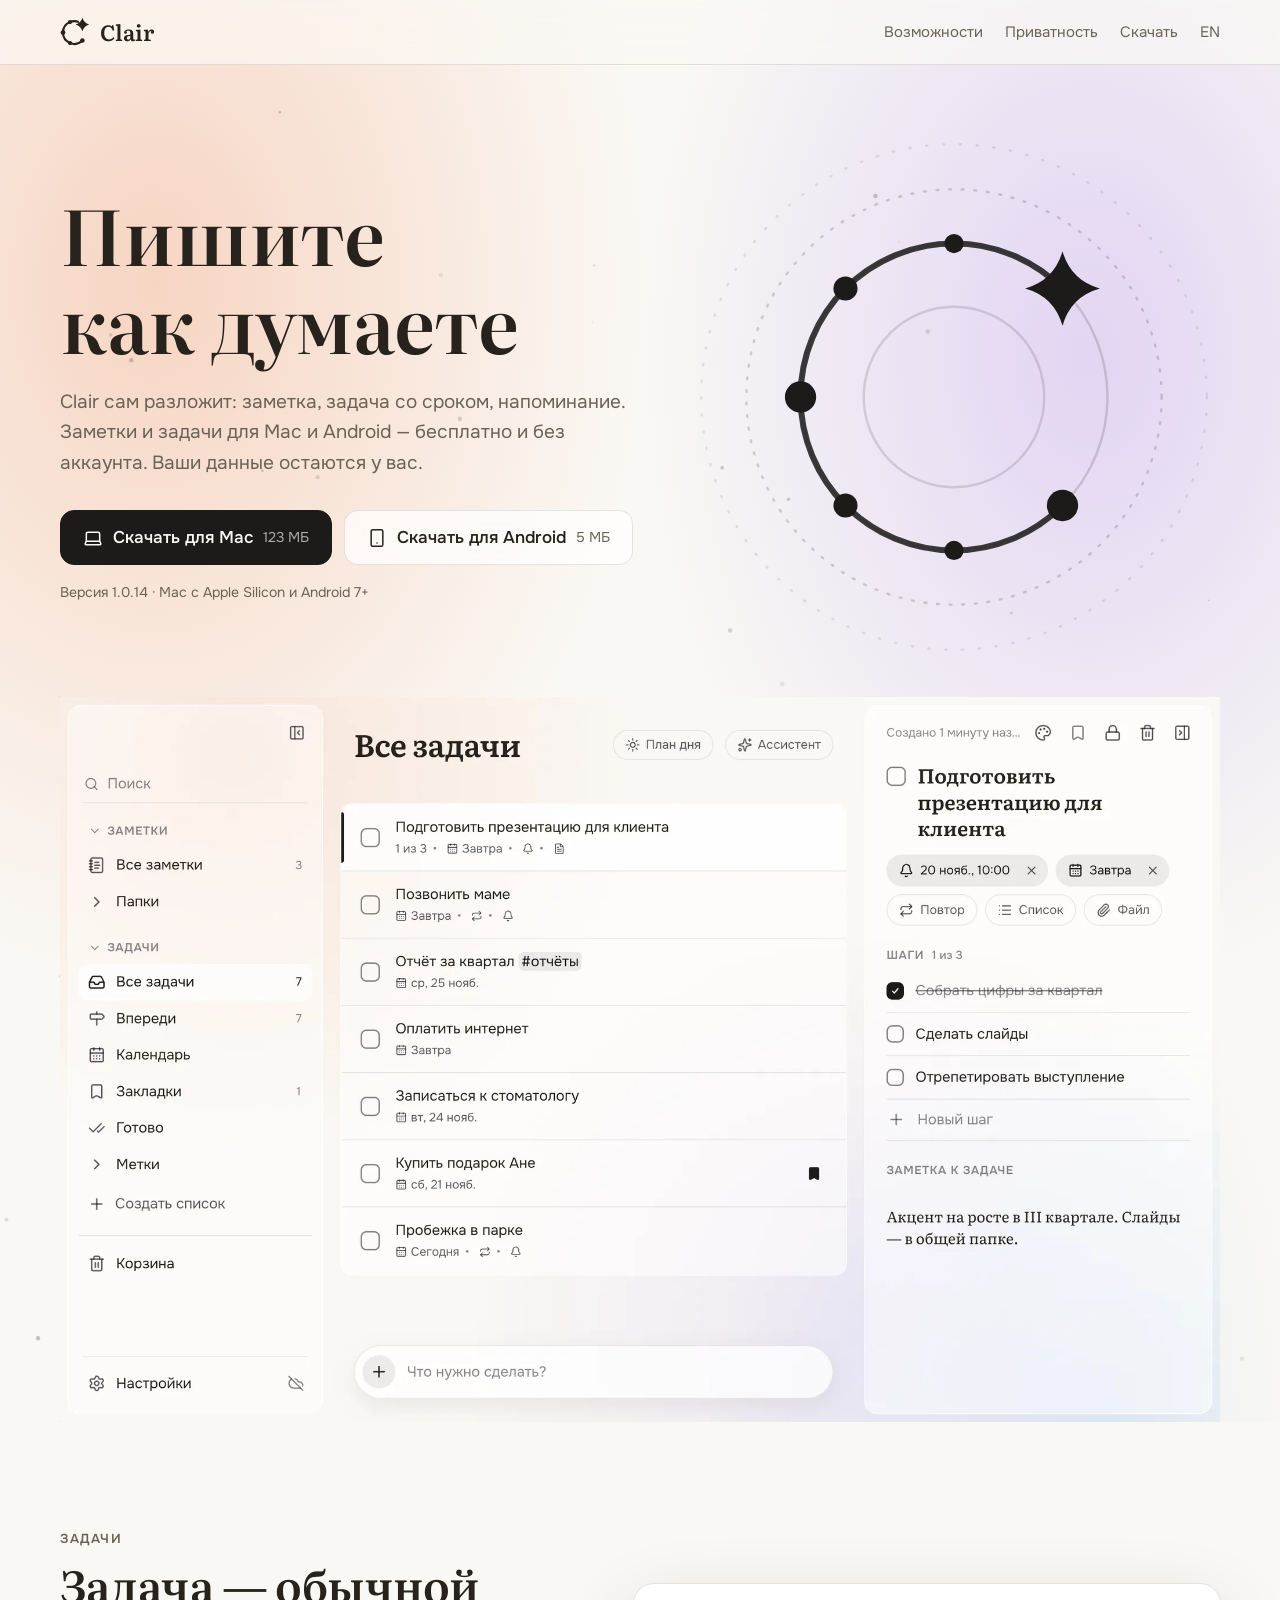
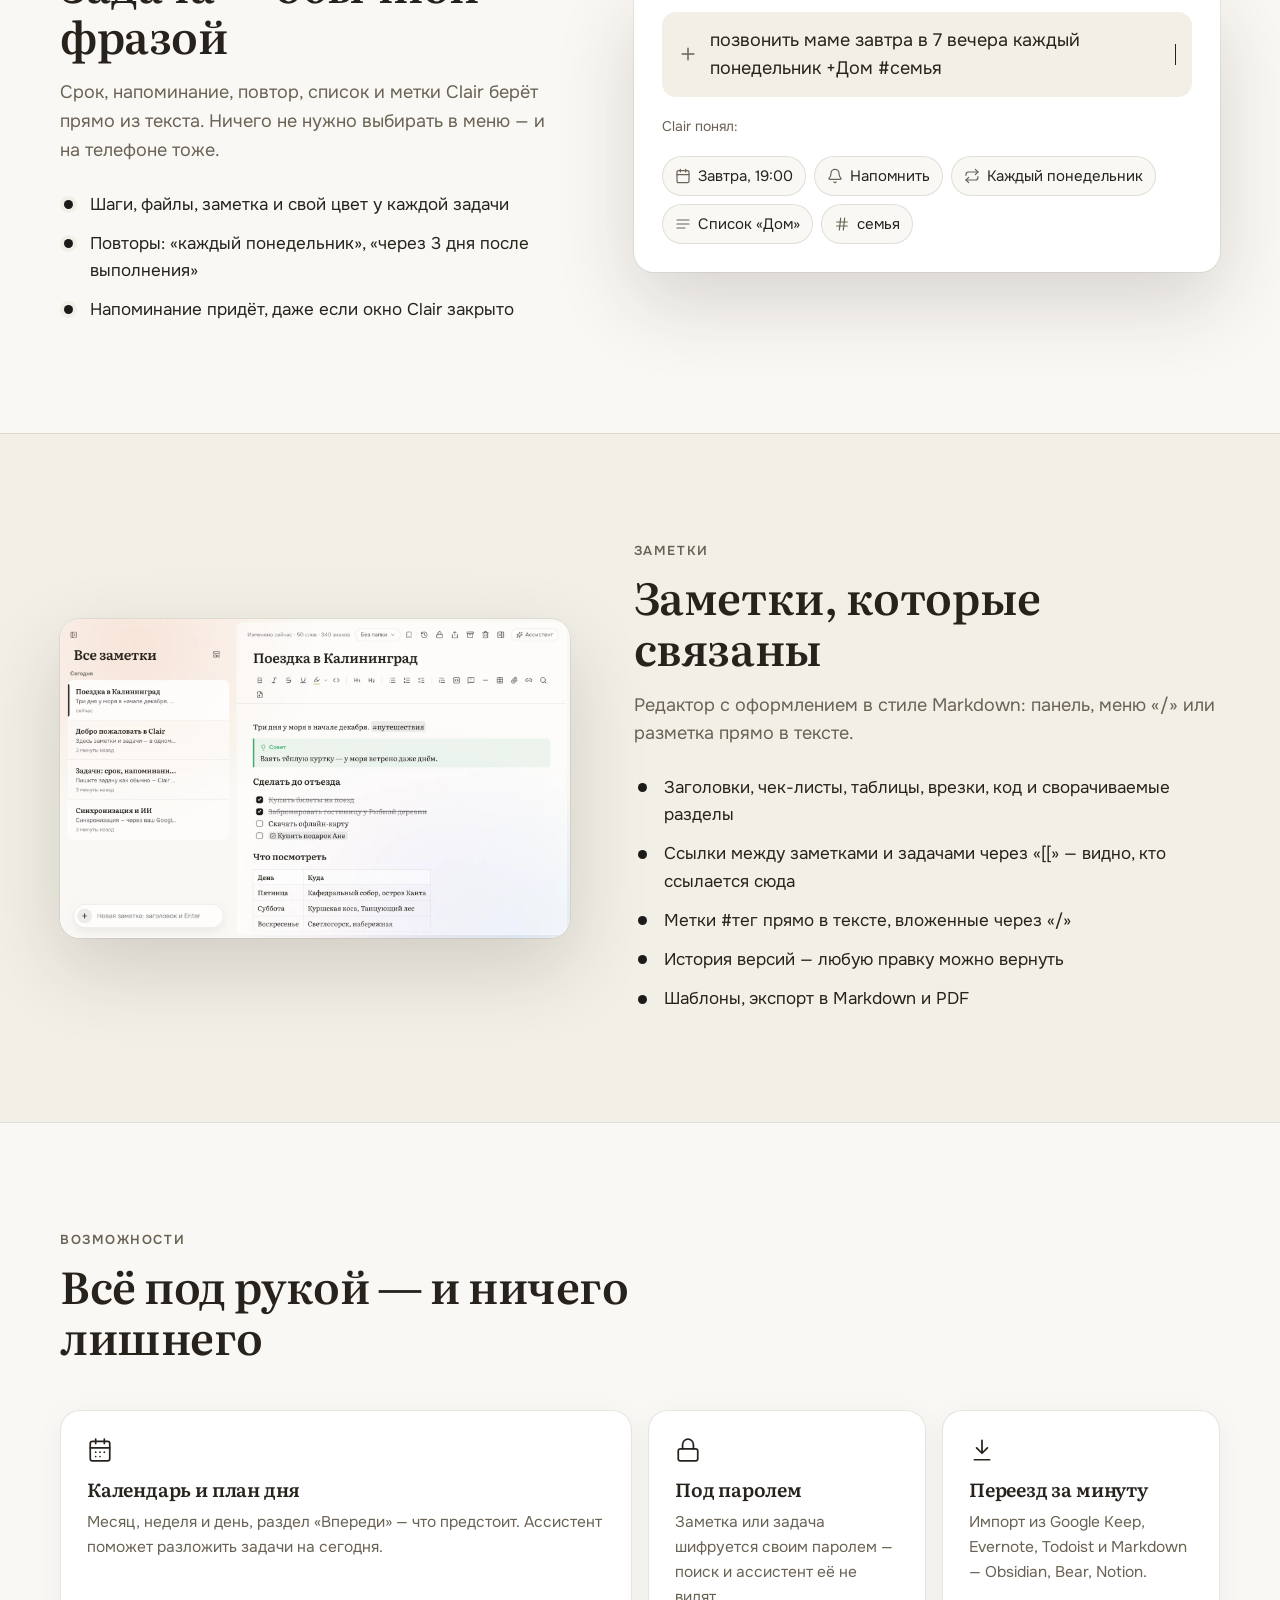
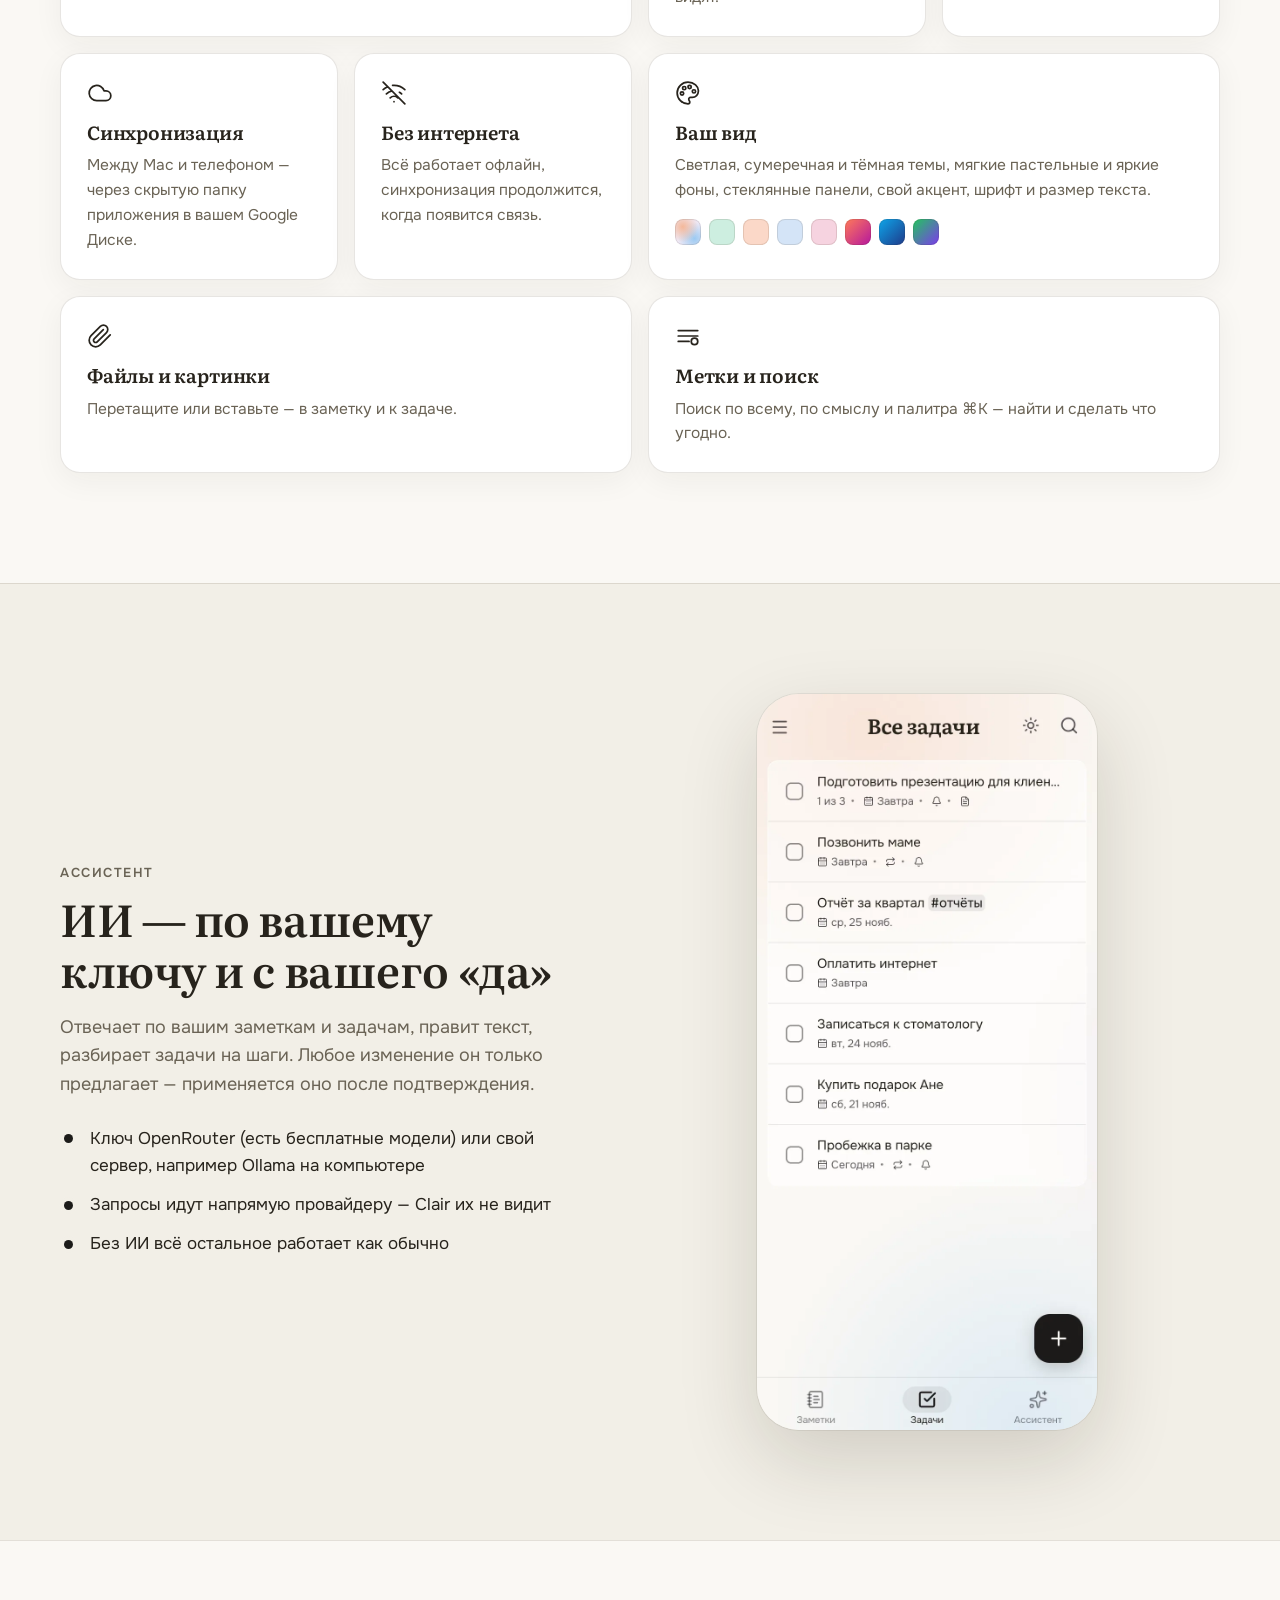
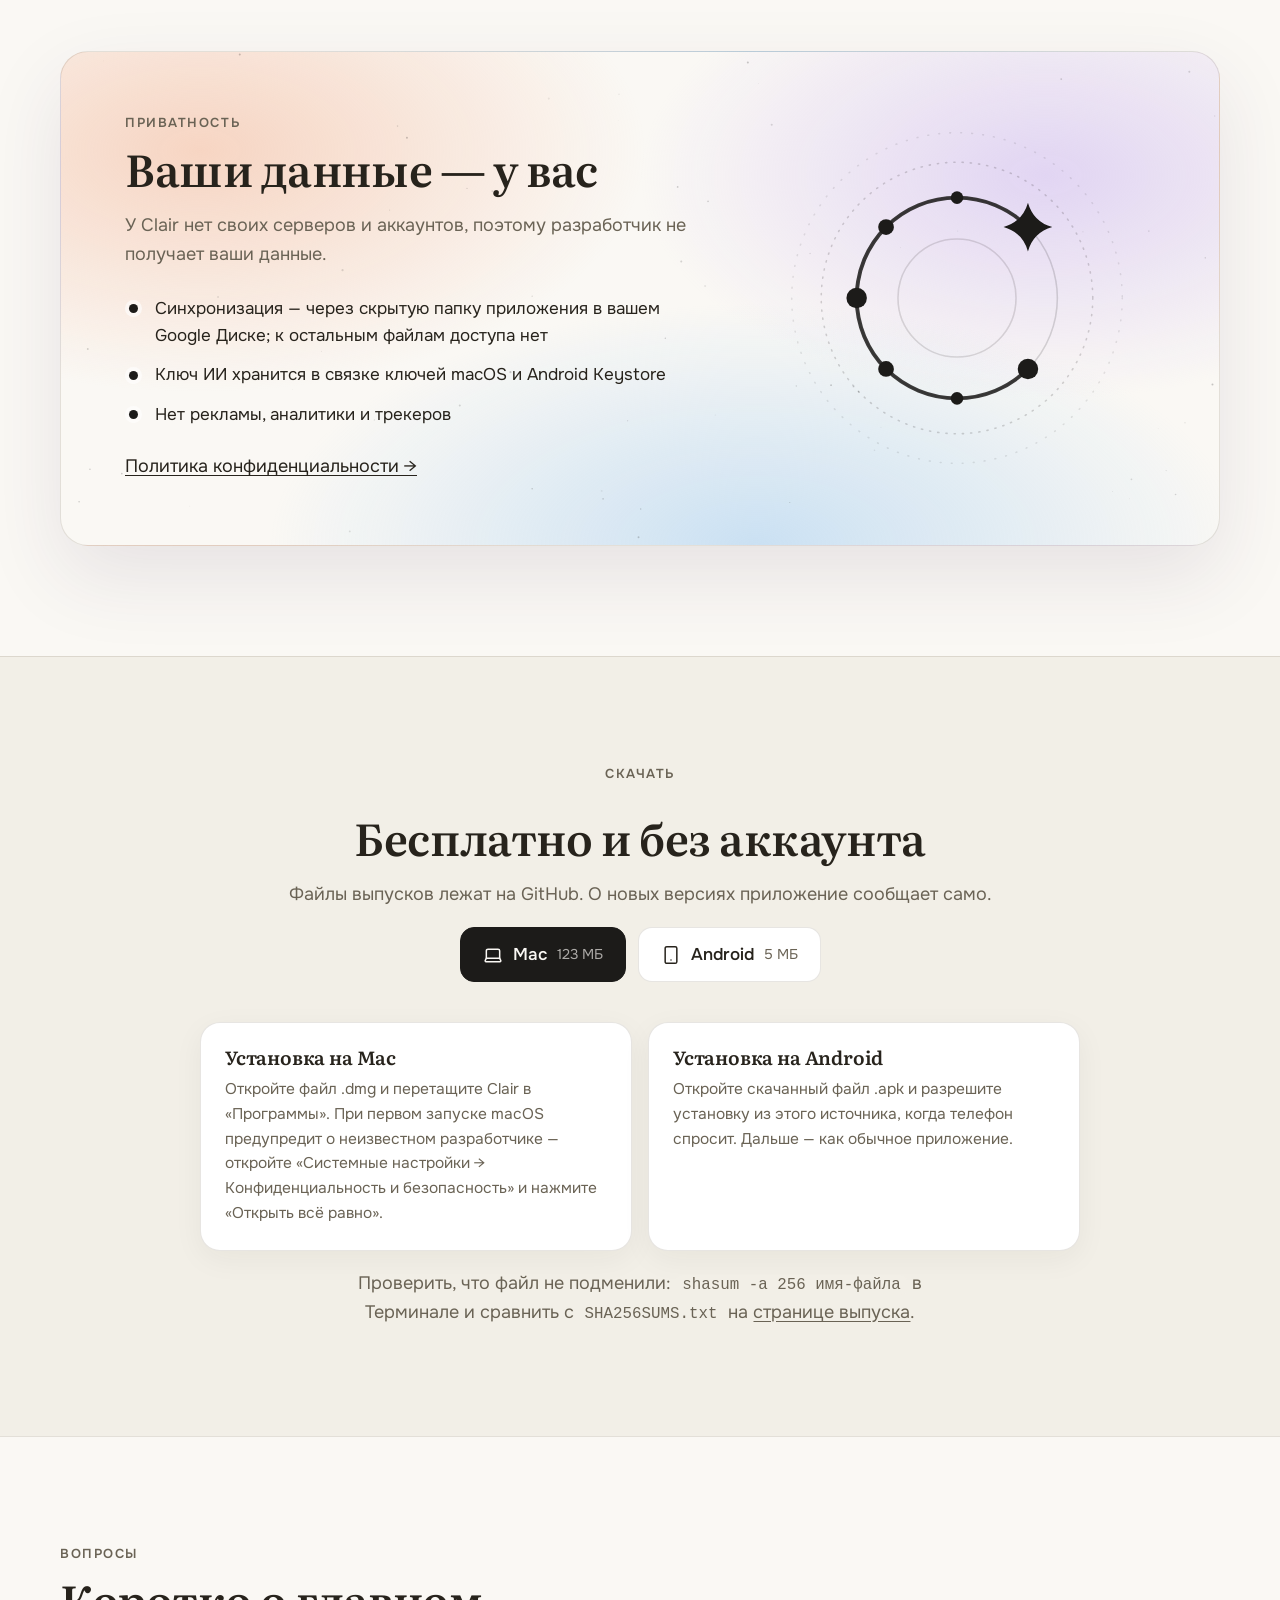
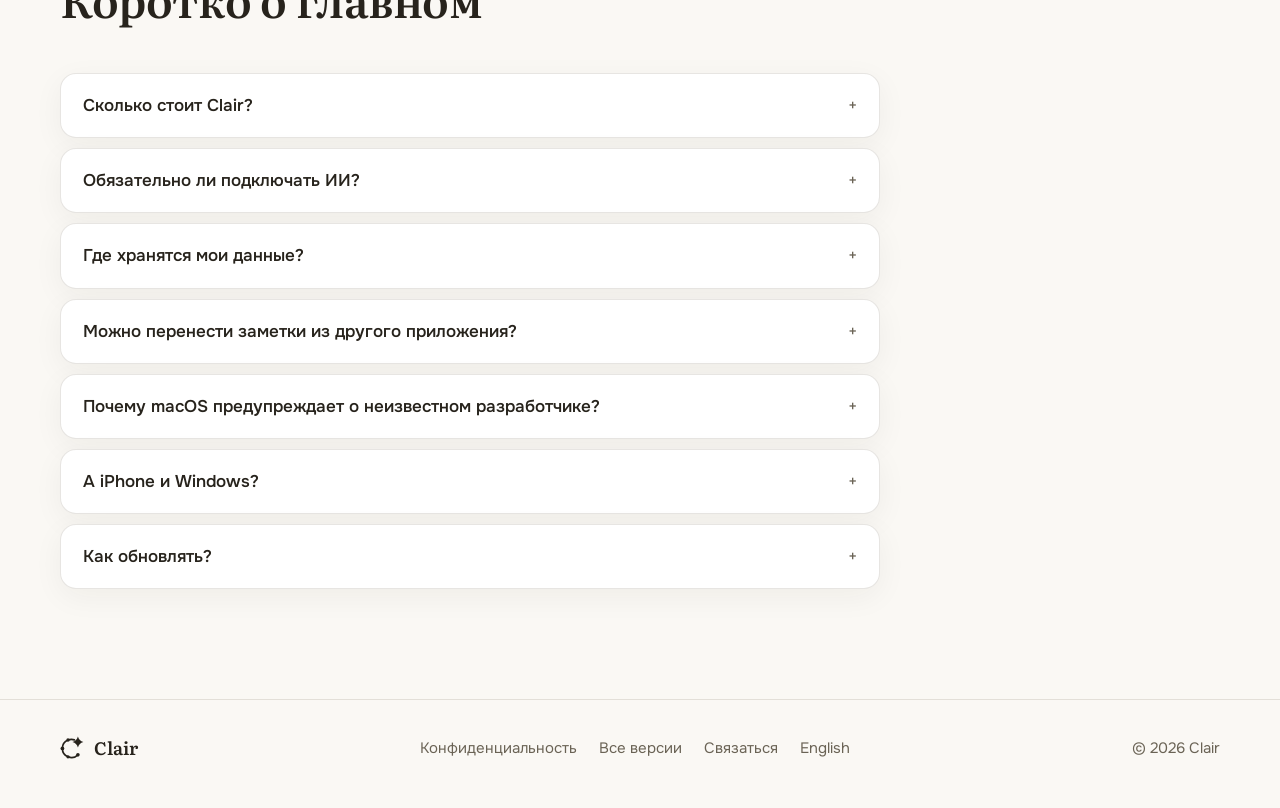
<file: index.html>
<!doctype html>
<html lang="ru">
  <head>
    <meta charset="utf-8" />
    <meta name="viewport" content="width=device-width, initial-scale=1" />
    <title>Clair — заметки и задачи для Mac и Android</title>
    <meta name="description" content="Clair — бесплатное приложение для заметок и задач. Пишите как думаете: Clair сам поставит срок и напоминание. Без аккаунта и рекламы, данные хранятся у вас — на устройстве и в вашем Google Диске." />
    <meta property="og:title" content="Clair — заметки и задачи" />
    <meta property="og:description" content="Приложение для Mac и Android. Бесплатно, без аккаунта и рекламы. Данные хранятся у вас." />
    <meta property="og:image" content="https://zhmxzl.github.io/clair-site/og.png" />
    <meta name="theme-color" content="#131316" />
    <link rel="alternate" hreflang="en" href="https://zhmxzl.github.io/clair-site/en/" />
    <link rel="icon" href="favicon.ico" sizes="any" />
    <link rel="icon" href="favicon.svg" type="image/svg+xml" />
    <link rel="apple-touch-icon" href="apple-touch-icon.png" />
    <link rel="preconnect" href="https://fonts.googleapis.com" />
    <link rel="preconnect" href="https://fonts.gstatic.com" crossorigin />
    <link href="https://fonts.googleapis.com/css2?family=Literata:opsz,wght@7..72,500;7..72,600&family=Onest:wght@400;500;600&display=swap" rel="stylesheet" />
    <link rel="stylesheet" href="style.css" />
    <script src="script.js" defer></script>
  </head>
  <body class="home">
    <header class="top">
      <div class="wrap">
        <a class="brand" href="./"><svg class="mark" viewBox="196 170 660 660" aria-hidden="true"><path d="M 593.4 275.6 A 250 250 0 0 0 416.3 281" fill="none" stroke="currentColor" stroke-opacity="1" stroke-width="46" stroke-linecap="round"/><path d="M 416.3 281 A 250 250 0 0 0 262 512" fill="none" stroke="currentColor" stroke-opacity="1" stroke-width="46" stroke-linecap="round"/><path d="M 262 512 A 250 250 0 0 0 416.3 743" fill="none" stroke="currentColor" stroke-opacity="1" stroke-width="46" stroke-linecap="round"/><path d="M 416.3 743 A 250 250 0 0 0 688.8 688.8" fill="none" stroke="currentColor" stroke-opacity="1" stroke-width="46" stroke-linecap="round"/><path d="M 688.8 185.2 Q 721.8 302.2 838.8 335.2 Q 721.8 368.2 688.8 485.2 Q 655.8 368.2 538.8 335.2 Q 655.8 302.2 688.8 185.2 Z" fill="currentColor"/><circle cx="416.3" cy="281" r="46" fill="currentColor"/><circle cx="262" cy="512" r="52" fill="currentColor"/><circle cx="416.3" cy="743" r="46" fill="currentColor"/><circle cx="688.8" cy="688.8" r="50" fill="currentColor"/></svg>Clair</a>
        <nav>
          <a class="optional" href="#features">Возможности</a>
          <a class="optional" href="#privacy">Приватность</a>
          <a href="#download">Скачать</a>
          <a href="en/" lang="en" hreflang="en">EN</a>
        </nav>
      </div>
    </header>

    <main>
      <div class="hero">
        <svg class="sky" viewBox="0 0 1600 900" preserveAspectRatio="xMidYMid slice" aria-hidden="true"><circle cx="0" cy="829" r="0.7" fill="#fff" fill-opacity="0.31"/><circle cx="852" cy="296" r="1.2" fill="#fff" fill-opacity="0.58"/><circle cx="1095" cy="572" r="1.3" fill="#fff" fill-opacity="0.32"/><circle cx="1133" cy="628" r="0.5" fill="#fff" fill-opacity="0.54"/><circle cx="1476" cy="727" r="0.5" fill="#fff" fill-opacity="0.46"/><circle cx="1102" cy="579" r="1.0" fill="#fff" fill-opacity="0.66"/><circle cx="596" cy="302" r="1.3" fill="#fff" fill-opacity="0.37" class="tw" style="animation-delay:1.8s"/><circle cx="686" cy="265" r="1.4" fill="#fff" fill-opacity="0.48"/><circle cx="1405" cy="53" r="0.7" fill="#fff" fill-opacity="0.48"/><circle cx="674" cy="174" r="1.4" fill="#fff" fill-opacity="0.23"/><circle cx="551" cy="598" r="1.4" fill="#fff" fill-opacity="0.46" class="tw" style="animation-delay:2.4s"/><circle cx="454" cy="328" r="0.9" fill="#fff" fill-opacity="0.37"/><circle cx="982" cy="210" r="1.4" fill="#fff" fill-opacity="0.43"/><circle cx="1016" cy="571" r="1.0" fill="#fff" fill-opacity="0.45"/><circle cx="1503" cy="357" r="1.2" fill="#fff" fill-opacity="0.33"/><circle cx="561" cy="298" r="0.8" fill="#fff" fill-opacity="0.60"/><circle cx="178" cy="737" r="0.5" fill="#fff" fill-opacity="0.40" class="tw" style="animation-delay:0.5s"/><circle cx="1594" cy="198" r="1.1" fill="#fff" fill-opacity="0.27"/><circle cx="949" cy="124" r="1.4" fill="#fff" fill-opacity="0.64"/><circle cx="1416" cy="817" r="1.2" fill="#fff" fill-opacity="0.34" class="tw" style="animation-delay:1.5s"/><circle cx="122" cy="1" r="1.1" fill="#fff" fill-opacity="0.32"/><circle cx="783" cy="619" r="0.7" fill="#fff" fill-opacity="0.64" class="tw" style="animation-delay:2.2s"/><circle cx="1431" cy="107" r="0.9" fill="#fff" fill-opacity="0.20"/><circle cx="1019" cy="830" r="0.4" fill="#fff" fill-opacity="0.65" class="tw" style="animation-delay:5.8s"/><circle cx="904" cy="611" r="0.7" fill="#fff" fill-opacity="0.31" class="tw" style="animation-delay:3.4s"/><circle cx="84" cy="692" r="1.2" fill="#fff" fill-opacity="0.56"/><circle cx="52" cy="99" r="1.4" fill="#fff" fill-opacity="0.27"/><circle cx="1429" cy="33" r="1.4" fill="#fff" fill-opacity="0.63"/><circle cx="1527" cy="688" r="0.9" fill="#fff" fill-opacity="0.32"/><circle cx="1412" cy="358" r="0.7" fill="#fff" fill-opacity="0.40"/><circle cx="894" cy="316" r="1.1" fill="#fff" fill-opacity="0.57"/><circle cx="1160" cy="380" r="0.6" fill="#fff" fill-opacity="0.36"/><circle cx="1591" cy="569" r="1.4" fill="#fff" fill-opacity="0.66" class="tw" style="animation-delay:3.9s"/><circle cx="217" cy="448" r="1.0" fill="#fff" fill-opacity="0.59"/><circle cx="771" cy="168" r="0.9" fill="#fff" fill-opacity="0.28"/><circle cx="835" cy="505" r="1.0" fill="#fff" fill-opacity="0.58"/><circle cx="1201" cy="23" r="0.7" fill="#fff" fill-opacity="0.47" class="tw" style="animation-delay:4.3s"/><circle cx="465" cy="212" r="1.1" fill="#fff" fill-opacity="0.41" class="tw" style="animation-delay:4.6s"/><circle cx="1317" cy="824" r="1.4" fill="#fff" fill-opacity="0.54"/><circle cx="40" cy="686" r="1.1" fill="#fff" fill-opacity="0.56"/><circle cx="59" cy="122" r="0.5" fill="#fff" fill-opacity="0.25" class="tw" style="animation-delay:0.1s"/><circle cx="968" cy="851" r="0.6" fill="#fff" fill-opacity="0.27" class="tw" style="animation-delay:4.0s"/><circle cx="389" cy="411" r="1.5" fill="#fff" fill-opacity="0.41"/><circle cx="1239" cy="357" r="0.9" fill="#fff" fill-opacity="0.23" class="tw" style="animation-delay:4.8s"/><circle cx="1559" cy="137" r="1.4" fill="#fff" fill-opacity="0.45" class="tw" style="animation-delay:1.3s"/><circle cx="964" cy="153" r="0.5" fill="#fff" fill-opacity="0.34"/><circle cx="890" cy="433" r="1.5" fill="#fff" fill-opacity="0.24"/><circle cx="503" cy="4" r="0.4" fill="#fff" fill-opacity="0.41" class="tw" style="animation-delay:1.4s"/><circle cx="1479" cy="700" r="1.2" fill="#fff" fill-opacity="0.42"/><circle cx="1540" cy="721" r="1.1" fill="#fff" fill-opacity="0.49"/><circle cx="651" cy="447" r="0.9" fill="#fff" fill-opacity="0.48"/><circle cx="1064" cy="570" r="1.2" fill="#fff" fill-opacity="0.64"/><circle cx="1581" cy="394" r="0.9" fill="#fff" fill-opacity="0.68"/><circle cx="572" cy="71" r="0.8" fill="#fff" fill-opacity="0.64"/><circle cx="1181" cy="860" r="1.3" fill="#fff" fill-opacity="0.30" class="tw" style="animation-delay:4.8s"/><circle cx="167" cy="824" r="1.3" fill="#fff" fill-opacity="0.52"/><circle cx="857" cy="399" r="1.4" fill="#fff" fill-opacity="0.48"/><circle cx="433" cy="618" r="0.9" fill="#fff" fill-opacity="0.40" class="tw" style="animation-delay:3.5s"/><circle cx="370" cy="809" r="1.3" fill="#fff" fill-opacity="0.37"/><circle cx="1404" cy="104" r="0.7" fill="#fff" fill-opacity="0.66" class="tw" style="animation-delay:0.8s"/><circle cx="636" cy="19" r="1.2" fill="#fff" fill-opacity="0.65" class="tw" style="animation-delay:1.3s"/><circle cx="1516" cy="630" r="0.6" fill="#fff" fill-opacity="0.26"/><circle cx="25" cy="731" r="1.1" fill="#fff" fill-opacity="0.58" class="tw" style="animation-delay:2.0s"/><circle cx="1144" cy="860" r="1.0" fill="#fff" fill-opacity="0.49"/><circle cx="1124" cy="660" r="1.1" fill="#fff" fill-opacity="0.25" class="tw" style="animation-delay:3.7s"/><circle cx="360" cy="523" r="0.7" fill="#fff" fill-opacity="0.31"/><circle cx="1007" cy="732" r="0.7" fill="#fff" fill-opacity="0.65" class="tw" style="animation-delay:4.1s"/><circle cx="651" cy="713" r="1.1" fill="#fff" fill-opacity="0.60" class="tw" style="animation-delay:5.5s"/><circle cx="801" cy="741" r="0.9" fill="#fff" fill-opacity="0.63"/><circle cx="1163" cy="817" r="1.3" fill="#fff" fill-opacity="0.30"/><circle cx="247" cy="113" r="1.4" fill="#fff" fill-opacity="0.68" class="tw" style="animation-delay:0.5s"/><circle cx="419" cy="847" r="1.4" fill="#fff" fill-opacity="0.68"/><circle cx="317" cy="27" r="0.9" fill="#fff" fill-opacity="0.48" class="tw" style="animation-delay:1.9s"/><circle cx="770" cy="204" r="0.5" fill="#fff" fill-opacity="0.22" class="tw" style="animation-delay:3.8s"/><circle cx="749" cy="727" r="1.2" fill="#fff" fill-opacity="0.46"/><circle cx="621" cy="552" r="1.5" fill="#fff" fill-opacity="0.59"/><circle cx="1138" cy="543" r="1.3" fill="#fff" fill-opacity="0.29" class="tw" style="animation-delay:4.4s"/><circle cx="1035" cy="388" r="1.0" fill="#fff" fill-opacity="0.39"/><circle cx="195" cy="60" r="0.5" fill="#fff" fill-opacity="0.38"/><circle cx="320" cy="576" r="0.5" fill="#fff" fill-opacity="0.23" class="tw" style="animation-delay:5.0s"/><circle cx="1391" cy="40" r="1.2" fill="#fff" fill-opacity="0.36"/><circle cx="1453" cy="717" r="0.4" fill="#fff" fill-opacity="0.70" class="tw" style="animation-delay:3.9s"/><circle cx="684" cy="30" r="0.6" fill="#fff" fill-opacity="0.58"/><circle cx="399" cy="772" r="1.3" fill="#fff" fill-opacity="0.36"/><circle cx="478" cy="228" r="1.4" fill="#fff" fill-opacity="0.64"/><circle cx="798" cy="780" r="1.3" fill="#fff" fill-opacity="0.61"/><circle cx="1553" cy="622" r="0.7" fill="#fff" fill-opacity="0.56"/><circle cx="1382" cy="147" r="1.3" fill="#fff" fill-opacity="0.53"/><circle cx="747" cy="716" r="1.3" fill="#fff" fill-opacity="0.22" class="tw" style="animation-delay:1.2s"/><circle cx="37" cy="520" r="1.3" fill="#fff" fill-opacity="0.51"/></svg>
        <div class="wrap inner">
          <div>
            <h1>Пишите как&nbsp;думаете</h1>
            <p class="lead">Clair сам разложит: заметка, задача со сроком, напоминание. Заметки и задачи для Mac и Android — бесплатно и без аккаунта. Ваши данные остаются у вас.</p>
            <div class="buttons">
              <a class="btn primary" data-asset=".dmg" href="https://github.com/zhmxzl/clair-site/releases/latest">
                <svg viewBox="0 0 24 24" fill="none" stroke="currentColor" stroke-width="1.8" stroke-linecap="round" stroke-linejoin="round" aria-hidden="true"><path d="M18 5a2 2 0 0 1 2 2v8.526a2 2 0 0 0 .212.897l1.068 2.127a1 1 0 0 1-.9 1.45H3.62a1 1 0 0 1-.9-1.45l1.068-2.127A2 2 0 0 0 4 15.526V7a2 2 0 0 1 2-2z" /><path d="M20.054 15.987H3.946" /></svg>
                Скачать для Mac <small></small>
              </a>
              <a class="btn" data-asset=".apk" href="https://github.com/zhmxzl/clair-site/releases/latest">
                <svg viewBox="0 0 24 24" fill="none" stroke="currentColor" stroke-width="1.8" stroke-linecap="round" stroke-linejoin="round" aria-hidden="true"><rect width="14" height="20" x="5" y="2" rx="2" /><path d="M12 18h.01" /></svg>
                Скачать для Android <small></small>
              </a>
            </div>
            <p class="fine" data-version="Версия {v} · Mac с Apple Silicon и Android 7+">Mac с Apple Silicon и Android 7+</p>
          </div>
          <svg class="hero-mark" viewBox="80 80 864 864" aria-hidden="true"><circle class="o1" cx="512" cy="512" r="150" fill="none" stroke="#fff" stroke-opacity="0.14" stroke-width="4"/><circle class="o2" cx="512" cy="512" r="255" fill="none" stroke="#fff" stroke-opacity="0.16" stroke-width="4"/><circle class="o3 spin" cx="512" cy="512" r="345" fill="none" stroke="#fff" stroke-opacity="0.18" stroke-width="4" stroke-dasharray="3 18" stroke-linecap="round"/><circle class="o4 spin-rev" cx="512" cy="512" r="420" fill="none" stroke="#fff" stroke-opacity="0.1" stroke-width="4" stroke-dasharray="2 26" stroke-linecap="round"/><g class="constellation"><path d="M 692.3 331.7 A 255 255 0 0 0 512 257" fill="none" stroke="#fff" stroke-opacity="0.85" stroke-width="10" stroke-linecap="round"/><path d="M 512 257 A 255 255 0 0 0 331.7 331.7" fill="none" stroke="#fff" stroke-opacity="0.85" stroke-width="10" stroke-linecap="round"/><path d="M 331.7 331.7 A 255 255 0 0 0 257 512" fill="none" stroke="#fff" stroke-opacity="0.85" stroke-width="10" stroke-linecap="round"/><path d="M 257 512 A 255 255 0 0 0 331.7 692.3" fill="none" stroke="#fff" stroke-opacity="0.85" stroke-width="10" stroke-linecap="round"/><path d="M 331.7 692.3 A 255 255 0 0 0 512 767" fill="none" stroke="#fff" stroke-opacity="0.85" stroke-width="10" stroke-linecap="round"/><path d="M 512 767 A 255 255 0 0 0 692.3 692.3" fill="none" stroke="#fff" stroke-opacity="0.85" stroke-width="10" stroke-linecap="round"/><circle cx="692.3" cy="331.7" r="34" fill="#131316"/><path d="M 692.3 269.7 Q 705.9399999999999 318.06 754.3 331.7 Q 705.9399999999999 345.34 692.3 393.7 Q 678.66 345.34 630.3 331.7 Q 678.66 318.06 692.3 269.7 Z" fill="#fff"/><circle cx="512" cy="257" r="25" fill="#131316"/><circle cx="512" cy="257" r="16" fill="#fff"/><circle cx="331.7" cy="331.7" r="29" fill="#131316"/><circle cx="331.7" cy="331.7" r="20" fill="#fff"/><circle cx="257" cy="512" r="35" fill="#131316"/><circle cx="257" cy="512" r="26" fill="#fff"/><circle cx="331.7" cy="692.3" r="29" fill="#131316"/><circle cx="331.7" cy="692.3" r="20" fill="#fff"/><circle cx="512" cy="767" r="25" fill="#131316"/><circle cx="512" cy="767" r="16" fill="#fff"/><circle cx="692.3" cy="692.3" r="35" fill="#131316"/><circle cx="692.3" cy="692.3" r="26" fill="#fff"/></g></svg>
        </div>
        <div class="wrap shot-wrap">
          <picture class="shot">
            <source srcset="img/ru/tasks-dark.webp" media="(prefers-color-scheme: dark)" />
            <img src="img/ru/tasks-light.webp" width="2000" height="1250" alt="Окно Clair: список задач со сроками и напоминаниями, справа — сведения о задаче с шагами" />
          </picture>
        </div>
      </div>

      <section id="tasks">
        <div class="wrap split">
          <div class="text">
            <div class="kicker">Задачи</div>
            <h2>Задача — обычной фразой</h2>
            <p>Срок, напоминание, повтор, список и метки Clair берёт прямо из текста. Ничего не нужно выбирать в меню — и на телефоне тоже.</p>
            <ul class="ticks">
              <li>Шаги, файлы, заметка и свой цвет у каждой задачи</li>
              <li>Повторы: «каждый понедельник», «через 3 дня после выполнения»</li>
              <li>Напоминание придёт, даже если окно Clair закрыто</li>
            </ul>
          </div>
          <div class="phrase" aria-label="Пример: фраза превращается в задачу">
            <div class="input">
              <svg viewBox="0 0 24 24" fill="none" stroke="currentColor" stroke-width="1.8" stroke-linecap="round" aria-hidden="true"><path d="M12 5v14M5 12h14" /></svg>
              <span>позвонить маме завтра в 7 вечера каждый понедельник +Дом #семья</span><span class="caret" aria-hidden="true"></span>
            </div>
            <div class="arrow">Clair понял:</div>
            <div class="chips">
              <span class="chip"><svg viewBox="0 0 24 24" fill="none" stroke="currentColor" stroke-width="1.8" stroke-linecap="round" stroke-linejoin="round" aria-hidden="true"><rect width="18" height="18" x="3" y="4" rx="2" /><path d="M16 2v4M8 2v4M3 10h18" /></svg>Завтра, 19:00</span>
              <span class="chip"><svg viewBox="0 0 24 24" fill="none" stroke="currentColor" stroke-width="1.8" stroke-linecap="round" stroke-linejoin="round" aria-hidden="true"><path d="M10.268 21a2 2 0 0 0 3.464 0" /><path d="M3.262 15.326A1 1 0 0 0 4 17h16a1 1 0 0 0 .74-1.673C19.41 13.956 18 12.499 18 8A6 6 0 0 0 6 8c0 4.499-1.411 5.956-2.738 7.326" /></svg>Напомнить</span>
              <span class="chip"><svg viewBox="0 0 24 24" fill="none" stroke="currentColor" stroke-width="1.8" stroke-linecap="round" stroke-linejoin="round" aria-hidden="true"><path d="m17 2 4 4-4 4" /><path d="M3 11v-1a4 4 0 0 1 4-4h14" /><path d="m7 22-4-4 4-4" /><path d="M21 13v1a4 4 0 0 1-4 4H3" /></svg>Каждый понедельник</span>
              <span class="chip"><svg viewBox="0 0 24 24" fill="none" stroke="currentColor" stroke-width="1.8" stroke-linecap="round" stroke-linejoin="round" aria-hidden="true"><path d="M3 12h18M3 6h18M3 18h12" /></svg>Список «Дом»</span>
              <span class="chip"><svg viewBox="0 0 24 24" fill="none" stroke="currentColor" stroke-width="1.8" stroke-linecap="round" stroke-linejoin="round" aria-hidden="true"><path d="M4 9h16M4 15h16M10 3 8 21M16 3l-2 18" /></svg>семья</span>
            </div>
          </div>
        </div>
      </section>

      <section id="notes">
        <div class="wrap split reverse">
          <div class="text">
            <div class="kicker">Заметки</div>
            <h2>Заметки, которые связаны</h2>
            <p>Редактор с оформлением в стиле Markdown: панель, меню «/» или разметка прямо в тексте.</p>
            <ul class="ticks">
              <li>Заголовки, чек-листы, таблицы, врезки, код и сворачиваемые разделы</li>
              <li>Ссылки между заметками и задачами через «[[» — видно, кто ссылается сюда</li>
              <li>Метки #тег прямо в тексте, вложенные через «/»</li>
              <li>История версий — любую правку можно вернуть</li>
              <li>Шаблоны, экспорт в Markdown и PDF</li>
            </ul>
          </div>
          <picture class="shot">
            <source srcset="img/ru/notes-dark.webp" media="(prefers-color-scheme: dark)" />
            <img src="img/ru/notes-light.webp" width="1600" height="1000" alt="Заметка в Clair с заголовком, чек-листом и врезкой" loading="lazy" />
          </picture>
        </div>
      </section>

      <section id="features">
        <div class="wrap">
          <div class="section-head">
            <div class="kicker">Возможности</div>
            <h2>Всё под рукой — и ничего лишнего</h2>
          </div>
          <div class="bento">
            <div class="cell wide">
              <svg viewBox="0 0 24 24" fill="none" stroke="currentColor" stroke-width="1.6" stroke-linecap="round" stroke-linejoin="round" aria-hidden="true"><rect width="18" height="18" x="3" y="4" rx="2" /><path d="M16 2v4M8 2v4M3 10h18M8 14h.01M12 14h.01M16 14h.01M8 18h.01M12 18h.01" /></svg>
              <h3>Календарь и план дня</h3>
              <p>Месяц, неделя и день, раздел «Впереди» — что предстоит. Ассистент поможет разложить задачи на сегодня.</p>
            </div>
            <div class="cell">
              <svg viewBox="0 0 24 24" fill="none" stroke="currentColor" stroke-width="1.6" stroke-linecap="round" stroke-linejoin="round" aria-hidden="true"><rect width="18" height="11" x="3" y="11" rx="2" /><path d="M7 11V7a5 5 0 0 1 10 0v4" /></svg>
              <h3>Под паролем</h3>
              <p>Заметка или задача шифруется своим паролем — поиск и ассистент её не видят.</p>
            </div>
            <div class="cell">
              <svg viewBox="0 0 24 24" fill="none" stroke="currentColor" stroke-width="1.6" stroke-linecap="round" stroke-linejoin="round" aria-hidden="true"><path d="M12 3v12M7 10l5 5 5-5" /><path d="M5 21h14" /></svg>
              <h3>Переезд за минуту</h3>
              <p>Импорт из Google Keep, Evernote, Todoist и Markdown — Obsidian, Bear, Notion.</p>
            </div>
            <div class="cell">
              <svg viewBox="0 0 24 24" fill="none" stroke="currentColor" stroke-width="1.6" stroke-linecap="round" stroke-linejoin="round" aria-hidden="true"><path d="M17.5 19H9a7 7 0 1 1 6.71-9h1.79a4.5 4.5 0 1 1 0 9Z" /></svg>
              <h3>Синхронизация</h3>
              <p>Между Mac и телефоном — через скрытую папку приложения в вашем Google Диске.</p>
            </div>
            <div class="cell">
              <svg viewBox="0 0 24 24" fill="none" stroke="currentColor" stroke-width="1.6" stroke-linecap="round" stroke-linejoin="round" aria-hidden="true"><path d="M12 20h.01M8.5 16.43a5 5 0 0 1 7 0M5 12.86a10 10 0 0 1 5.17-2.69M19 12.86a10 10 0 0 0-2-1.52M2 8.82a15 15 0 0 1 4.18-2.64M22 8.82a15 15 0 0 0-11.29-3.76M2 2l20 20" /></svg>
              <h3>Без интернета</h3>
              <p>Всё работает офлайн, синхронизация продолжится, когда появится связь.</p>
            </div>
            <div class="cell wide">
              <svg viewBox="0 0 24 24" fill="none" stroke="currentColor" stroke-width="1.6" stroke-linecap="round" stroke-linejoin="round" aria-hidden="true"><circle cx="13.5" cy="6.5" r="1.5" /><circle cx="17.5" cy="10.5" r="1.5" /><circle cx="8.5" cy="7.5" r="1.5" /><circle cx="6.5" cy="12.5" r="1.5" /><path d="M12 2C6.5 2 2 6.5 2 12s4.5 10 10 10c.93 0 1.65-.75 1.65-1.69 0-.44-.18-.84-.44-1.13-.29-.29-.44-.65-.44-1.13A1.64 1.64 0 0 1 14.44 16H16c3.05 0 5.56-2.5 5.56-5.56C21.96 5.9 17.46 2 12 2z" /></svg>
              <h3>Ваш вид</h3>
              <p>Светлая, сумеречная и тёмная темы, мягкие пастельные и яркие фоны, стеклянные панели, свой акцент, шрифт и размер текста.</p>
              <div class="swatches" aria-hidden="true"><i style="background:radial-gradient(circle at 30% 30%,#f4b89a,transparent 60%),radial-gradient(circle at 75% 75%,#9ccaf2,transparent 60%),#efe9f6"></i><i style="background:#cdeee0"></i><i style="background:#fbd8c8"></i><i style="background:#d4e4f7"></i><i style="background:#f6d3e0"></i><i style="background:linear-gradient(135deg,#ff7a59,#b5179e)"></i><i style="background:linear-gradient(135deg,#0ea5e9,#1e3a8a)"></i><i style="background:linear-gradient(135deg,#22c55e,#7c3aed)"></i></div>
            </div>
            <div class="cell wide">
              <svg viewBox="0 0 24 24" fill="none" stroke="currentColor" stroke-width="1.6" stroke-linecap="round" stroke-linejoin="round" aria-hidden="true"><path d="m21.44 11.05-9.19 9.19a6 6 0 0 1-8.49-8.49l8.57-8.57A4 4 0 1 1 18 8.84l-8.59 8.57a2 2 0 0 1-2.83-2.83l8.49-8.48" /></svg>
              <h3>Файлы и картинки</h3>
              <p>Перетащите или вставьте — в заметку и к задаче.</p>
            </div>
            <div class="cell wide">
              <svg viewBox="0 0 24 24" fill="none" stroke="currentColor" stroke-width="1.6" stroke-linecap="round" stroke-linejoin="round" aria-hidden="true"><path d="M3 7h18M3 12h18M3 17h10" /><circle cx="18" cy="17" r="3" /></svg>
              <h3>Метки и поиск</h3>
              <p>Поиск по всему, по смыслу и палитра ⌘K — найти и сделать что угодно.</p>
            </div>
          </div>
        </div>
      </section>

      <section id="assistant">
        <div class="wrap split">
          <div class="text">
            <div class="kicker">Ассистент</div>
            <h2>ИИ — по вашему ключу и с вашего «да»</h2>
            <p>Отвечает по вашим заметкам и задачам, правит текст, разбирает задачи на шаги. Любое изменение он только предлагает — применяется оно после подтверждения.</p>
            <ul class="ticks">
              <li>Ключ OpenRouter (есть бесплатные модели) или свой сервер, например Ollama на компьютере</li>
              <li>Запросы идут напрямую провайдеру — Clair их не видит</li>
              <li>Без ИИ всё остальное работает как обычно</li>
            </ul>
          </div>
          <picture class="phone">
            <source srcset="img/ru/phone-dark.webp" media="(prefers-color-scheme: dark)" />
            <img src="img/ru/phone-light.webp" width="780" height="1688" alt="Clair на телефоне: список задач" loading="lazy" />
          </picture>
        </div>
      </section>

      <section id="privacy">
        <div class="wrap">
          <div class="night-card">
            <svg class="sky" viewBox="0 0 1600 900" preserveAspectRatio="xMidYMid slice" aria-hidden="true"><circle cx="0" cy="829" r="0.7" fill="#fff" fill-opacity="0.31"/><circle cx="852" cy="296" r="1.2" fill="#fff" fill-opacity="0.58"/><circle cx="1095" cy="572" r="1.3" fill="#fff" fill-opacity="0.32"/><circle cx="1133" cy="628" r="0.5" fill="#fff" fill-opacity="0.54"/><circle cx="1476" cy="727" r="0.5" fill="#fff" fill-opacity="0.46"/><circle cx="1102" cy="579" r="1.0" fill="#fff" fill-opacity="0.66"/><circle cx="596" cy="302" r="1.3" fill="#fff" fill-opacity="0.37" class="tw" style="animation-delay:1.8s"/><circle cx="686" cy="265" r="1.4" fill="#fff" fill-opacity="0.48"/><circle cx="1405" cy="53" r="0.7" fill="#fff" fill-opacity="0.48"/><circle cx="674" cy="174" r="1.4" fill="#fff" fill-opacity="0.23"/><circle cx="551" cy="598" r="1.4" fill="#fff" fill-opacity="0.46" class="tw" style="animation-delay:2.4s"/><circle cx="454" cy="328" r="0.9" fill="#fff" fill-opacity="0.37"/><circle cx="982" cy="210" r="1.4" fill="#fff" fill-opacity="0.43"/><circle cx="1016" cy="571" r="1.0" fill="#fff" fill-opacity="0.45"/><circle cx="1503" cy="357" r="1.2" fill="#fff" fill-opacity="0.33"/><circle cx="561" cy="298" r="0.8" fill="#fff" fill-opacity="0.60"/><circle cx="178" cy="737" r="0.5" fill="#fff" fill-opacity="0.40" class="tw" style="animation-delay:0.5s"/><circle cx="1594" cy="198" r="1.1" fill="#fff" fill-opacity="0.27"/><circle cx="949" cy="124" r="1.4" fill="#fff" fill-opacity="0.64"/><circle cx="1416" cy="817" r="1.2" fill="#fff" fill-opacity="0.34" class="tw" style="animation-delay:1.5s"/><circle cx="122" cy="1" r="1.1" fill="#fff" fill-opacity="0.32"/><circle cx="783" cy="619" r="0.7" fill="#fff" fill-opacity="0.64" class="tw" style="animation-delay:2.2s"/><circle cx="1431" cy="107" r="0.9" fill="#fff" fill-opacity="0.20"/><circle cx="1019" cy="830" r="0.4" fill="#fff" fill-opacity="0.65" class="tw" style="animation-delay:5.8s"/><circle cx="904" cy="611" r="0.7" fill="#fff" fill-opacity="0.31" class="tw" style="animation-delay:3.4s"/><circle cx="84" cy="692" r="1.2" fill="#fff" fill-opacity="0.56"/><circle cx="52" cy="99" r="1.4" fill="#fff" fill-opacity="0.27"/><circle cx="1429" cy="33" r="1.4" fill="#fff" fill-opacity="0.63"/><circle cx="1527" cy="688" r="0.9" fill="#fff" fill-opacity="0.32"/><circle cx="1412" cy="358" r="0.7" fill="#fff" fill-opacity="0.40"/><circle cx="894" cy="316" r="1.1" fill="#fff" fill-opacity="0.57"/><circle cx="1160" cy="380" r="0.6" fill="#fff" fill-opacity="0.36"/><circle cx="1591" cy="569" r="1.4" fill="#fff" fill-opacity="0.66" class="tw" style="animation-delay:3.9s"/><circle cx="217" cy="448" r="1.0" fill="#fff" fill-opacity="0.59"/><circle cx="771" cy="168" r="0.9" fill="#fff" fill-opacity="0.28"/><circle cx="835" cy="505" r="1.0" fill="#fff" fill-opacity="0.58"/><circle cx="1201" cy="23" r="0.7" fill="#fff" fill-opacity="0.47" class="tw" style="animation-delay:4.3s"/><circle cx="465" cy="212" r="1.1" fill="#fff" fill-opacity="0.41" class="tw" style="animation-delay:4.6s"/><circle cx="1317" cy="824" r="1.4" fill="#fff" fill-opacity="0.54"/><circle cx="40" cy="686" r="1.1" fill="#fff" fill-opacity="0.56"/><circle cx="59" cy="122" r="0.5" fill="#fff" fill-opacity="0.25" class="tw" style="animation-delay:0.1s"/><circle cx="968" cy="851" r="0.6" fill="#fff" fill-opacity="0.27" class="tw" style="animation-delay:4.0s"/><circle cx="389" cy="411" r="1.5" fill="#fff" fill-opacity="0.41"/><circle cx="1239" cy="357" r="0.9" fill="#fff" fill-opacity="0.23" class="tw" style="animation-delay:4.8s"/><circle cx="1559" cy="137" r="1.4" fill="#fff" fill-opacity="0.45" class="tw" style="animation-delay:1.3s"/><circle cx="964" cy="153" r="0.5" fill="#fff" fill-opacity="0.34"/><circle cx="890" cy="433" r="1.5" fill="#fff" fill-opacity="0.24"/><circle cx="503" cy="4" r="0.4" fill="#fff" fill-opacity="0.41" class="tw" style="animation-delay:1.4s"/><circle cx="1479" cy="700" r="1.2" fill="#fff" fill-opacity="0.42"/><circle cx="1540" cy="721" r="1.1" fill="#fff" fill-opacity="0.49"/><circle cx="651" cy="447" r="0.9" fill="#fff" fill-opacity="0.48"/><circle cx="1064" cy="570" r="1.2" fill="#fff" fill-opacity="0.64"/><circle cx="1581" cy="394" r="0.9" fill="#fff" fill-opacity="0.68"/><circle cx="572" cy="71" r="0.8" fill="#fff" fill-opacity="0.64"/><circle cx="1181" cy="860" r="1.3" fill="#fff" fill-opacity="0.30" class="tw" style="animation-delay:4.8s"/><circle cx="167" cy="824" r="1.3" fill="#fff" fill-opacity="0.52"/><circle cx="857" cy="399" r="1.4" fill="#fff" fill-opacity="0.48"/><circle cx="433" cy="618" r="0.9" fill="#fff" fill-opacity="0.40" class="tw" style="animation-delay:3.5s"/><circle cx="370" cy="809" r="1.3" fill="#fff" fill-opacity="0.37"/><circle cx="1404" cy="104" r="0.7" fill="#fff" fill-opacity="0.66" class="tw" style="animation-delay:0.8s"/><circle cx="636" cy="19" r="1.2" fill="#fff" fill-opacity="0.65" class="tw" style="animation-delay:1.3s"/><circle cx="1516" cy="630" r="0.6" fill="#fff" fill-opacity="0.26"/><circle cx="25" cy="731" r="1.1" fill="#fff" fill-opacity="0.58" class="tw" style="animation-delay:2.0s"/><circle cx="1144" cy="860" r="1.0" fill="#fff" fill-opacity="0.49"/><circle cx="1124" cy="660" r="1.1" fill="#fff" fill-opacity="0.25" class="tw" style="animation-delay:3.7s"/><circle cx="360" cy="523" r="0.7" fill="#fff" fill-opacity="0.31"/><circle cx="1007" cy="732" r="0.7" fill="#fff" fill-opacity="0.65" class="tw" style="animation-delay:4.1s"/><circle cx="651" cy="713" r="1.1" fill="#fff" fill-opacity="0.60" class="tw" style="animation-delay:5.5s"/><circle cx="801" cy="741" r="0.9" fill="#fff" fill-opacity="0.63"/><circle cx="1163" cy="817" r="1.3" fill="#fff" fill-opacity="0.30"/><circle cx="247" cy="113" r="1.4" fill="#fff" fill-opacity="0.68" class="tw" style="animation-delay:0.5s"/><circle cx="419" cy="847" r="1.4" fill="#fff" fill-opacity="0.68"/><circle cx="317" cy="27" r="0.9" fill="#fff" fill-opacity="0.48" class="tw" style="animation-delay:1.9s"/><circle cx="770" cy="204" r="0.5" fill="#fff" fill-opacity="0.22" class="tw" style="animation-delay:3.8s"/><circle cx="749" cy="727" r="1.2" fill="#fff" fill-opacity="0.46"/><circle cx="621" cy="552" r="1.5" fill="#fff" fill-opacity="0.59"/><circle cx="1138" cy="543" r="1.3" fill="#fff" fill-opacity="0.29" class="tw" style="animation-delay:4.4s"/><circle cx="1035" cy="388" r="1.0" fill="#fff" fill-opacity="0.39"/><circle cx="195" cy="60" r="0.5" fill="#fff" fill-opacity="0.38"/><circle cx="320" cy="576" r="0.5" fill="#fff" fill-opacity="0.23" class="tw" style="animation-delay:5.0s"/><circle cx="1391" cy="40" r="1.2" fill="#fff" fill-opacity="0.36"/><circle cx="1453" cy="717" r="0.4" fill="#fff" fill-opacity="0.70" class="tw" style="animation-delay:3.9s"/><circle cx="684" cy="30" r="0.6" fill="#fff" fill-opacity="0.58"/><circle cx="399" cy="772" r="1.3" fill="#fff" fill-opacity="0.36"/><circle cx="478" cy="228" r="1.4" fill="#fff" fill-opacity="0.64"/><circle cx="798" cy="780" r="1.3" fill="#fff" fill-opacity="0.61"/><circle cx="1553" cy="622" r="0.7" fill="#fff" fill-opacity="0.56"/><circle cx="1382" cy="147" r="1.3" fill="#fff" fill-opacity="0.53"/><circle cx="747" cy="716" r="1.3" fill="#fff" fill-opacity="0.22" class="tw" style="animation-delay:1.2s"/><circle cx="37" cy="520" r="1.3" fill="#fff" fill-opacity="0.51"/></svg>
            <div class="text">
              <div class="kicker" style="color: rgba(242, 242, 240, 0.6)">Приватность</div>
              <h2>Ваши данные — у вас</h2>
              <p>У Clair нет своих серверов и аккаунтов, поэтому разработчик не получает ваши данные.</p>
              <ul class="ticks">
                <li>Синхронизация — через скрытую папку приложения в вашем Google Диске; к остальным файлам доступа нет</li>
                <li>Ключ ИИ хранится в связке ключей macOS и Android Keystore</li>
                <li>Нет рекламы, аналитики и трекеров</li>
              </ul>
              <p style="margin-top: 24px"><a href="privacy.html">Политика конфиденциальности →</a></p>
            </div>
            <svg class="hero-mark" viewBox="80 80 864 864" aria-hidden="true"><circle class="o1" cx="512" cy="512" r="150" fill="none" stroke="#fff" stroke-opacity="0.14" stroke-width="4"/><circle class="o2" cx="512" cy="512" r="255" fill="none" stroke="#fff" stroke-opacity="0.16" stroke-width="4"/><circle class="o3 spin" cx="512" cy="512" r="345" fill="none" stroke="#fff" stroke-opacity="0.18" stroke-width="4" stroke-dasharray="3 18" stroke-linecap="round"/><circle class="o4 spin-rev" cx="512" cy="512" r="420" fill="none" stroke="#fff" stroke-opacity="0.1" stroke-width="4" stroke-dasharray="2 26" stroke-linecap="round"/><g class="constellation"><path d="M 692.3 331.7 A 255 255 0 0 0 512 257" fill="none" stroke="#fff" stroke-opacity="0.85" stroke-width="10" stroke-linecap="round"/><path d="M 512 257 A 255 255 0 0 0 331.7 331.7" fill="none" stroke="#fff" stroke-opacity="0.85" stroke-width="10" stroke-linecap="round"/><path d="M 331.7 331.7 A 255 255 0 0 0 257 512" fill="none" stroke="#fff" stroke-opacity="0.85" stroke-width="10" stroke-linecap="round"/><path d="M 257 512 A 255 255 0 0 0 331.7 692.3" fill="none" stroke="#fff" stroke-opacity="0.85" stroke-width="10" stroke-linecap="round"/><path d="M 331.7 692.3 A 255 255 0 0 0 512 767" fill="none" stroke="#fff" stroke-opacity="0.85" stroke-width="10" stroke-linecap="round"/><path d="M 512 767 A 255 255 0 0 0 692.3 692.3" fill="none" stroke="#fff" stroke-opacity="0.85" stroke-width="10" stroke-linecap="round"/><circle cx="692.3" cy="331.7" r="34" fill="#131316"/><path d="M 692.3 269.7 Q 705.9399999999999 318.06 754.3 331.7 Q 705.9399999999999 345.34 692.3 393.7 Q 678.66 345.34 630.3 331.7 Q 678.66 318.06 692.3 269.7 Z" fill="#fff"/><circle cx="512" cy="257" r="25" fill="#131316"/><circle cx="512" cy="257" r="16" fill="#fff"/><circle cx="331.7" cy="331.7" r="29" fill="#131316"/><circle cx="331.7" cy="331.7" r="20" fill="#fff"/><circle cx="257" cy="512" r="35" fill="#131316"/><circle cx="257" cy="512" r="26" fill="#fff"/><circle cx="331.7" cy="692.3" r="29" fill="#131316"/><circle cx="331.7" cy="692.3" r="20" fill="#fff"/><circle cx="512" cy="767" r="25" fill="#131316"/><circle cx="512" cy="767" r="16" fill="#fff"/><circle cx="692.3" cy="692.3" r="35" fill="#131316"/><circle cx="692.3" cy="692.3" r="26" fill="#fff"/></g></svg>
          </div>
        </div>
      </section>

      <section id="download">
        <div class="wrap">
          <div class="download">
            <div class="kicker">Скачать</div>
            <h2>Бесплатно и без аккаунта</h2>
            <p>Файлы выпусков лежат на GitHub. О новых версиях приложение сообщает само.</p>
            <div class="buttons">
              <a class="btn primary" data-asset=".dmg" href="https://github.com/zhmxzl/clair-site/releases/latest">
                <svg viewBox="0 0 24 24" fill="none" stroke="currentColor" stroke-width="1.8" stroke-linecap="round" stroke-linejoin="round" aria-hidden="true"><path d="M18 5a2 2 0 0 1 2 2v8.526a2 2 0 0 0 .212.897l1.068 2.127a1 1 0 0 1-.9 1.45H3.62a1 1 0 0 1-.9-1.45l1.068-2.127A2 2 0 0 0 4 15.526V7a2 2 0 0 1 2-2z" /><path d="M20.054 15.987H3.946" /></svg>
                Mac <small></small>
              </a>
              <a class="btn" data-asset=".apk" href="https://github.com/zhmxzl/clair-site/releases/latest">
                <svg viewBox="0 0 24 24" fill="none" stroke="currentColor" stroke-width="1.8" stroke-linecap="round" stroke-linejoin="round" aria-hidden="true"><rect width="14" height="20" x="5" y="2" rx="2" /><path d="M12 18h.01" /></svg>
                Android <small></small>
              </a>
            </div>
            <div class="steps">
              <div>
                <h3>Установка на Mac</h3>
                <p>Откройте файл .dmg и перетащите Clair в «Программы». При первом запуске macOS предупредит о неизвестном разработчике — откройте «Системные настройки → Конфиденциальность и безопасность» и нажмите «Открыть всё равно».</p>
              </div>
              <div>
                <h3>Установка на Android</h3>
                <p>Откройте скачанный файл .apk и разрешите установку из этого источника, когда телефон спросит. Дальше — как обычное приложение.</p>
              </div>
            </div>
            <p class="checksum">Проверить, что файл не подменили: <code>shasum -a 256 имя-файла</code> в Терминале и сравнить с <code>SHA256SUMS.txt</code> на <a href="https://github.com/zhmxzl/clair-site/releases/latest">странице выпуска</a>.</p>
          </div>
        </div>
      </section>

      <section id="faq">
        <div class="wrap">
          <div class="section-head">
            <div class="kicker">Вопросы</div>
            <h2>Коротко о главном</h2>
          </div>
          <div class="faq">
            <details>
              <summary>Сколько стоит Clair?</summary>
              <p>Нисколько. Подписки, рекламы и платных функций нет, регистрация не нужна.</p>
            </details>
            <details>
              <summary>Обязательно ли подключать ИИ?</summary>
              <p>Нет, заметки, задачи, напоминания и синхронизация работают без него. Ассистент подключается вашим собственным ключом OpenRouter (у него есть и бесплатные модели) или вашим сервером, например Ollama на компьютере. За ИИ вы платите провайдеру напрямую.</p>
            </details>
            <details>
              <summary>Где хранятся мои данные?</summary>
              <p>На вашем устройстве. Если включить синхронизацию — ещё и в скрытой папке приложения в вашем Google Диске. Clair видит только эту папку, разработчик — ничего. Подробнее — в <a href="privacy.html">политике конфиденциальности</a>.</p>
            </details>
            <details>
              <summary>Можно перенести заметки из другого приложения?</summary>
              <p>Да: Настройки → Синхронизация → Импорт. Поддерживаются Google Keep, Evernote, Todoist и Markdown, в том числе папки Obsidian, Bear и Notion. Повторный импорт не создаёт дублей.</p>
            </details>
            <details>
              <summary>Почему macOS предупреждает о неизвестном разработчике?</summary>
              <p>Чтобы этого предупреждения не было, нужна платная подпись Apple. Clair распространяется без неё, поэтому в первый раз его нужно открыть вручную. Убедиться, что файл не подменили, можно по контрольной сумме.</p>
            </details>
            <details>
              <summary>А iPhone и Windows?</summary>
              <p>Пока Clair есть для Mac с процессором Apple Silicon и для Android.</p>
            </details>
            <details>
              <summary>Как обновлять?</summary>
              <p>Когда выходит новая версия, Clair сам показывает уведомление с кнопкой «Скачать». Установите её поверх старой — данные останутся.</p>
            </details>
          </div>
        </div>
      </section>
    </main>

    <footer>
      <div class="wrap">
        <a class="brand" href="./"><svg class="mark" viewBox="196 170 660 660" aria-hidden="true"><path d="M 593.4 275.6 A 250 250 0 0 0 416.3 281" fill="none" stroke="currentColor" stroke-opacity="1" stroke-width="46" stroke-linecap="round"/><path d="M 416.3 281 A 250 250 0 0 0 262 512" fill="none" stroke="currentColor" stroke-opacity="1" stroke-width="46" stroke-linecap="round"/><path d="M 262 512 A 250 250 0 0 0 416.3 743" fill="none" stroke="currentColor" stroke-opacity="1" stroke-width="46" stroke-linecap="round"/><path d="M 416.3 743 A 250 250 0 0 0 688.8 688.8" fill="none" stroke="currentColor" stroke-opacity="1" stroke-width="46" stroke-linecap="round"/><path d="M 688.8 185.2 Q 721.8 302.2 838.8 335.2 Q 721.8 368.2 688.8 485.2 Q 655.8 368.2 538.8 335.2 Q 655.8 302.2 688.8 185.2 Z" fill="currentColor"/><circle cx="416.3" cy="281" r="46" fill="currentColor"/><circle cx="262" cy="512" r="52" fill="currentColor"/><circle cx="416.3" cy="743" r="46" fill="currentColor"/><circle cx="688.8" cy="688.8" r="50" fill="currentColor"/></svg>Clair</a>
        <nav>
          <a href="privacy.html">Конфиденциальность</a>
          <a href="https://github.com/zhmxzl/clair-site/releases">Все версии</a>
          <a href="mailto:clair.apps@protonmail.com">Связаться</a>
          <a href="en/" lang="en" hreflang="en">English</a>
        </nav>
        <span>© 2026 Clair</span>
      </div>
    </footer>
  </body>
</html>
</file>
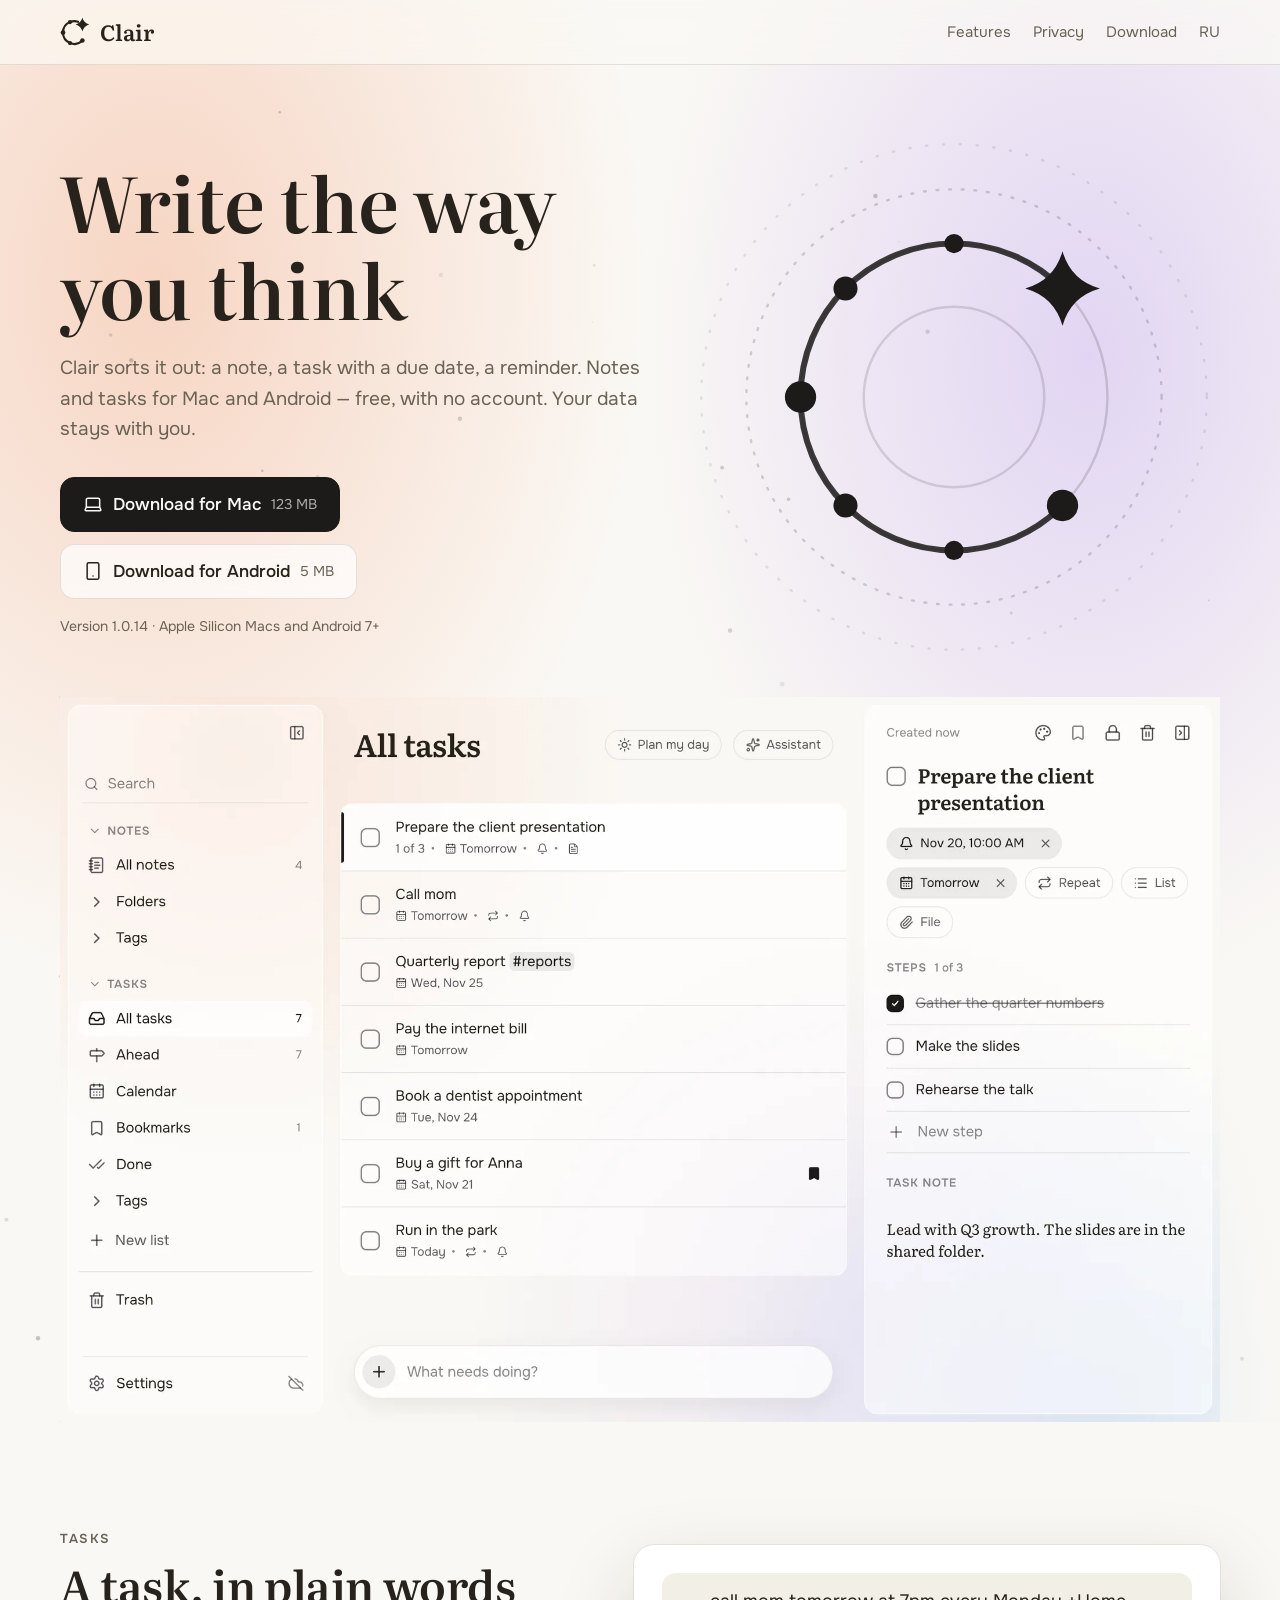
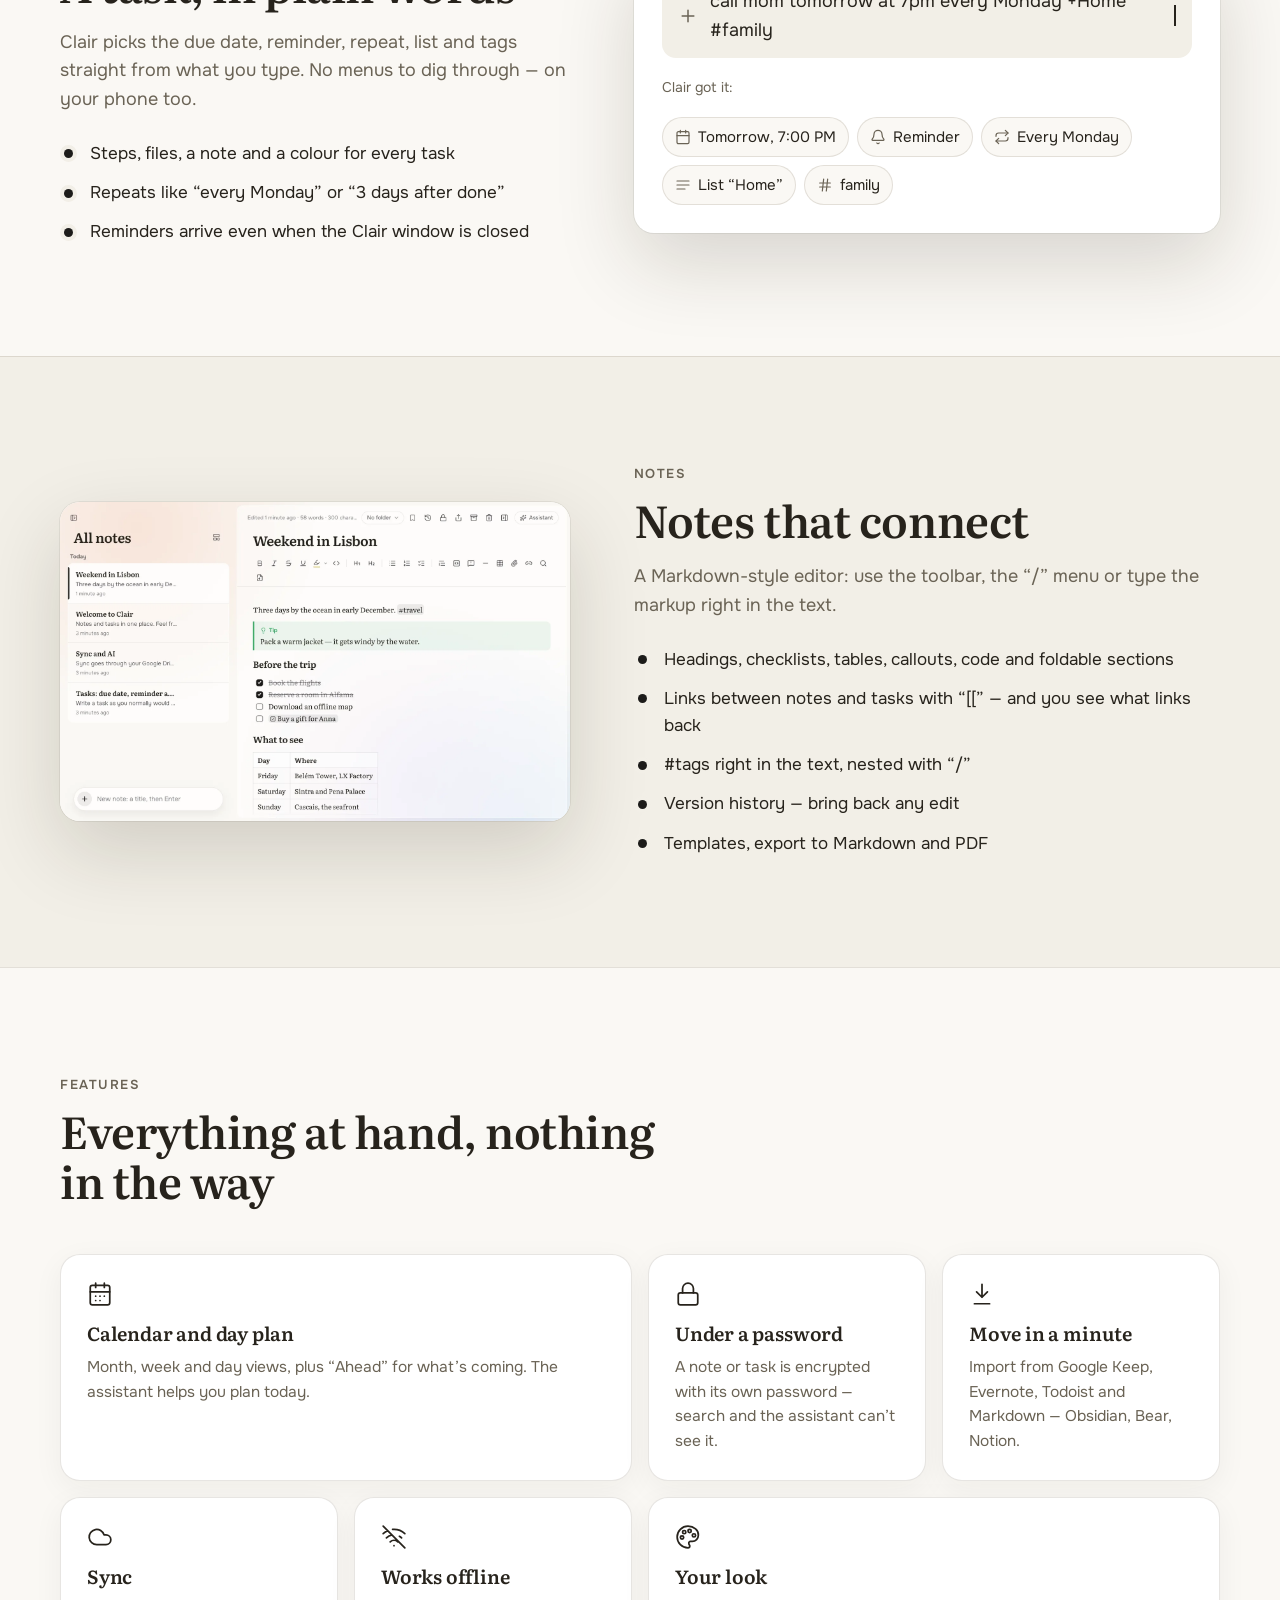
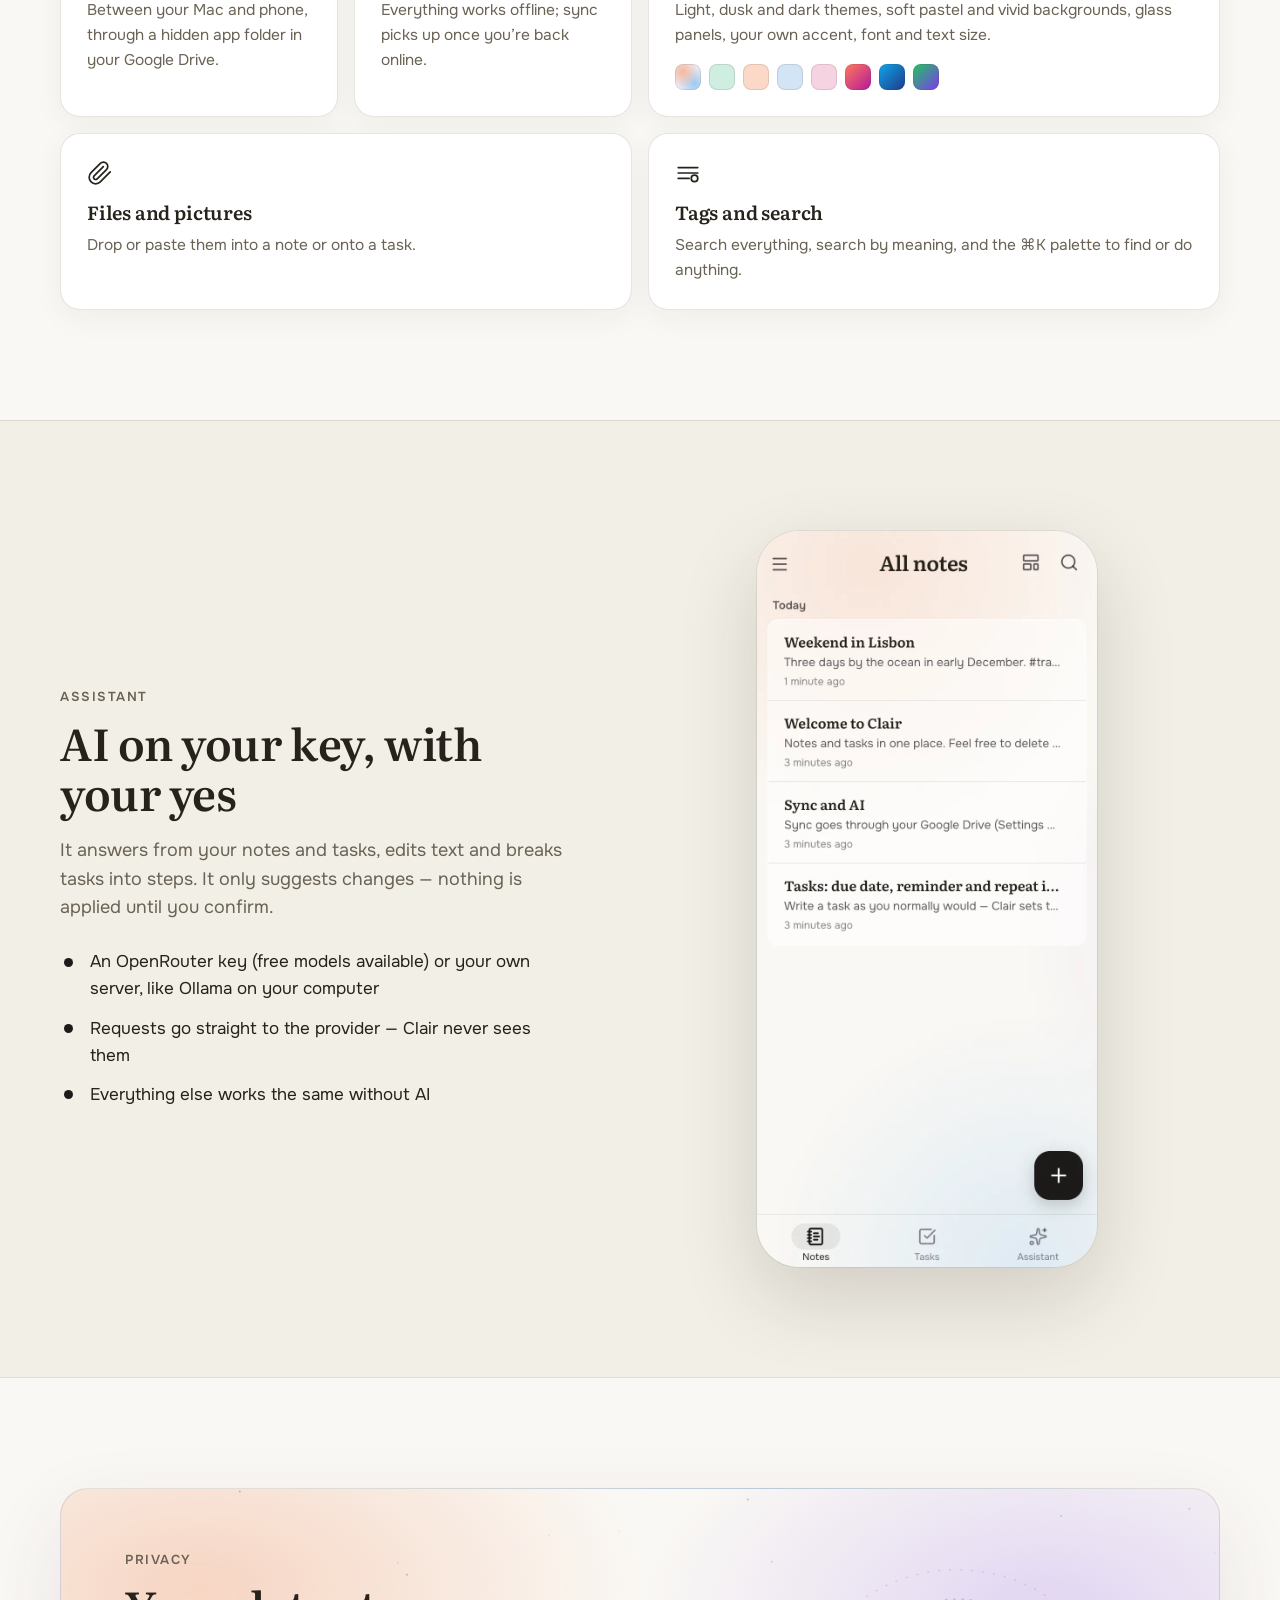
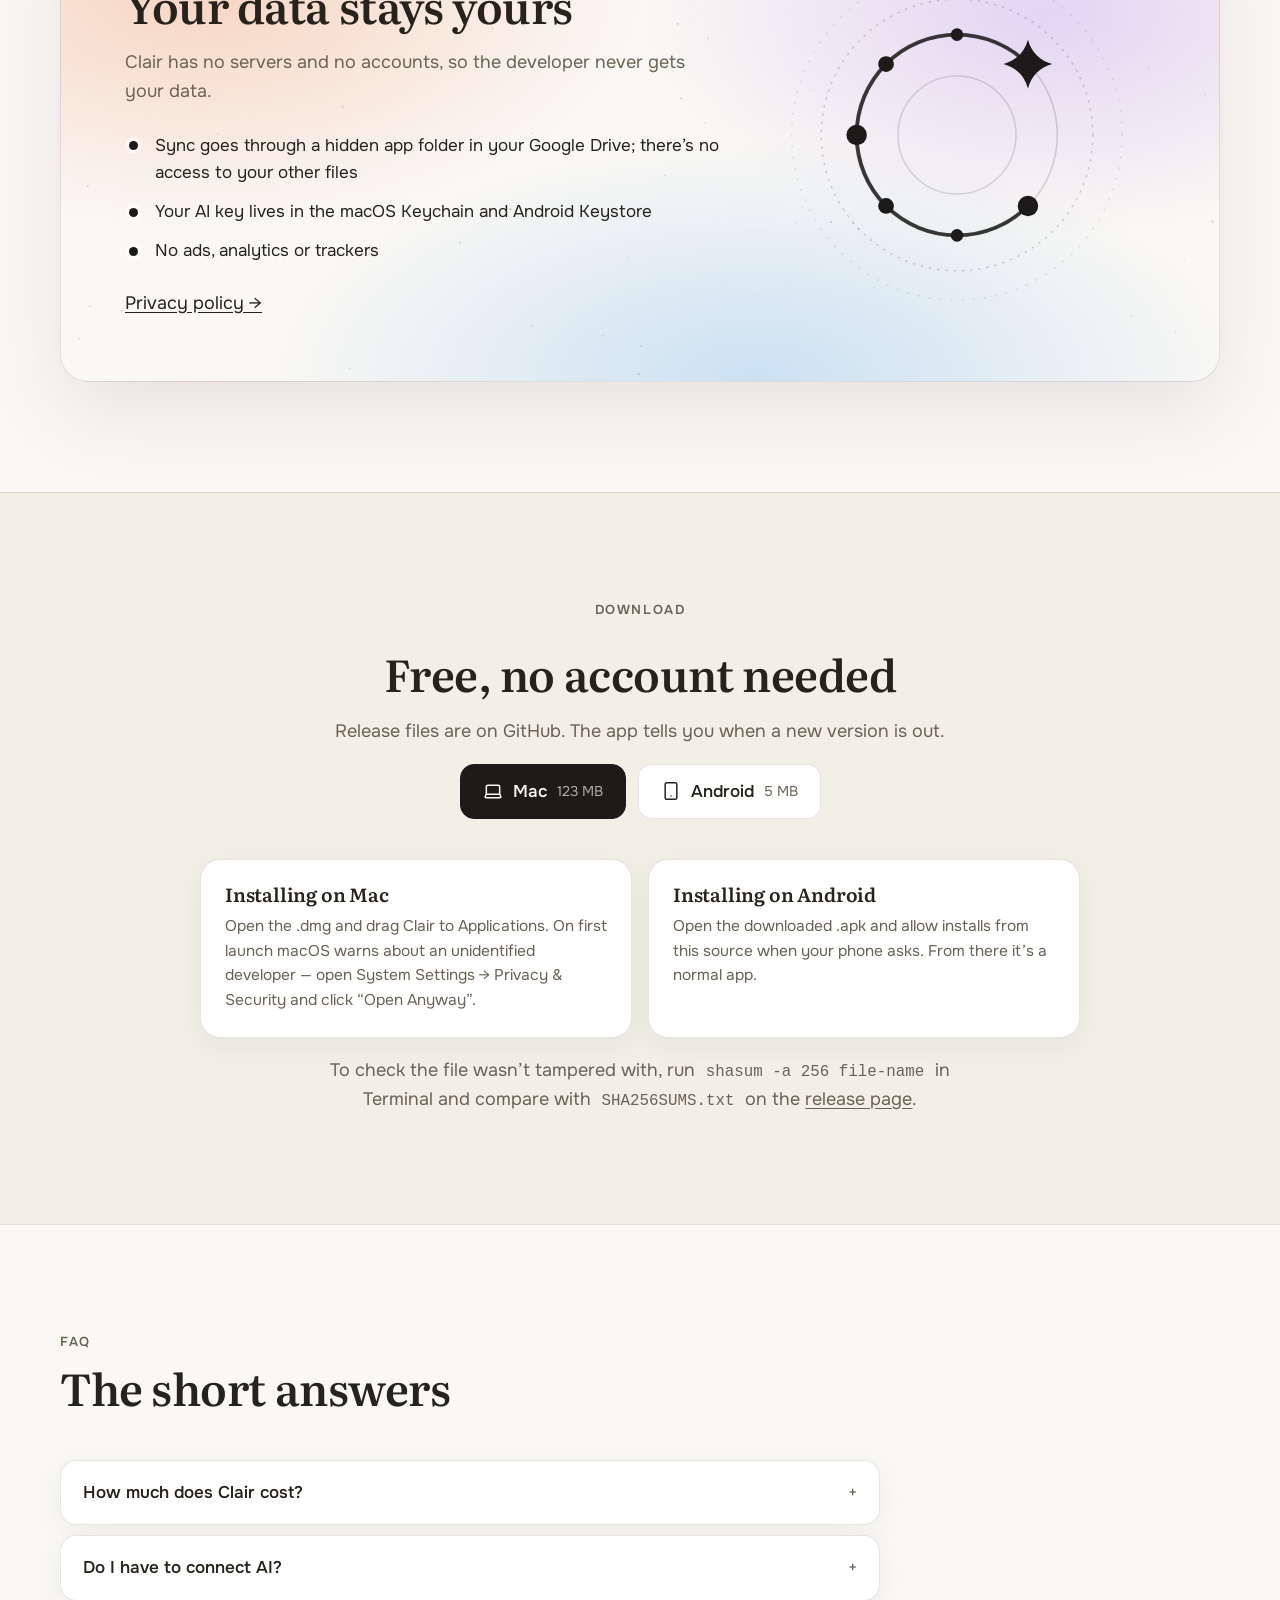
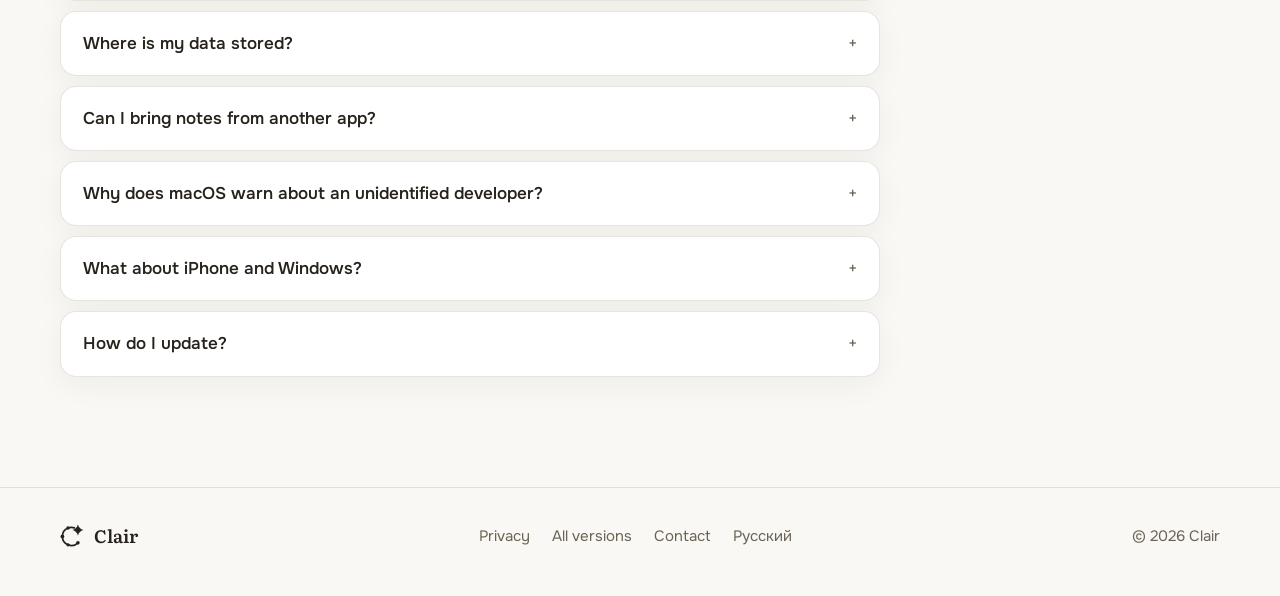
<file: en/index.html>
<!doctype html>
<html lang="en">
  <head>
    <meta charset="utf-8" />
    <meta name="viewport" content="width=device-width, initial-scale=1" />
    <title>Clair — notes and tasks for Mac and Android</title>
    <meta name="description" content="Clair is a free app for notes and tasks. Write the way you think — Clair sets the due date and reminder for you. No account, no ads; your data stays with you, on your device and in your Google Drive." />
    <meta property="og:title" content="Clair — notes and tasks" />
    <meta property="og:description" content="An app for Mac and Android. Free, no account, no ads. Your data stays with you." />
    <meta property="og:image" content="https://zhmxzl.github.io/clair-site/og.png" />
    <meta name="theme-color" content="#131316" />
    <link rel="alternate" hreflang="ru" href="https://zhmxzl.github.io/clair-site/" />
    <link rel="icon" href="../favicon.ico" sizes="any" />
    <link rel="icon" href="../favicon.svg" type="image/svg+xml" />
    <link rel="apple-touch-icon" href="../apple-touch-icon.png" />
    <link rel="preconnect" href="https://fonts.googleapis.com" />
    <link rel="preconnect" href="https://fonts.gstatic.com" crossorigin />
    <link href="https://fonts.googleapis.com/css2?family=Literata:opsz,wght@7..72,500;7..72,600&family=Onest:wght@400;500;600&display=swap" rel="stylesheet" />
    <link rel="stylesheet" href="../style.css" />
    <script src="../script.js" defer></script>
  </head>
  <body class="home">
    <header class="top">
      <div class="wrap">
        <a class="brand" href="./"><svg class="mark" viewBox="196 170 660 660" aria-hidden="true"><path d="M 593.4 275.6 A 250 250 0 0 0 416.3 281" fill="none" stroke="currentColor" stroke-opacity="1" stroke-width="46" stroke-linecap="round"/><path d="M 416.3 281 A 250 250 0 0 0 262 512" fill="none" stroke="currentColor" stroke-opacity="1" stroke-width="46" stroke-linecap="round"/><path d="M 262 512 A 250 250 0 0 0 416.3 743" fill="none" stroke="currentColor" stroke-opacity="1" stroke-width="46" stroke-linecap="round"/><path d="M 416.3 743 A 250 250 0 0 0 688.8 688.8" fill="none" stroke="currentColor" stroke-opacity="1" stroke-width="46" stroke-linecap="round"/><path d="M 688.8 185.2 Q 721.8 302.2 838.8 335.2 Q 721.8 368.2 688.8 485.2 Q 655.8 368.2 538.8 335.2 Q 655.8 302.2 688.8 185.2 Z" fill="currentColor"/><circle cx="416.3" cy="281" r="46" fill="currentColor"/><circle cx="262" cy="512" r="52" fill="currentColor"/><circle cx="416.3" cy="743" r="46" fill="currentColor"/><circle cx="688.8" cy="688.8" r="50" fill="currentColor"/></svg>Clair</a>
        <nav>
          <a class="optional" href="#features">Features</a>
          <a class="optional" href="#privacy">Privacy</a>
          <a href="#download">Download</a>
          <a href="../" lang="ru" hreflang="ru">RU</a>
        </nav>
      </div>
    </header>

    <main>
      <div class="hero">
        <svg class="sky" viewBox="0 0 1600 900" preserveAspectRatio="xMidYMid slice" aria-hidden="true"><circle cx="0" cy="829" r="0.7" fill="#fff" fill-opacity="0.31"/><circle cx="852" cy="296" r="1.2" fill="#fff" fill-opacity="0.58"/><circle cx="1095" cy="572" r="1.3" fill="#fff" fill-opacity="0.32"/><circle cx="1133" cy="628" r="0.5" fill="#fff" fill-opacity="0.54"/><circle cx="1476" cy="727" r="0.5" fill="#fff" fill-opacity="0.46"/><circle cx="1102" cy="579" r="1.0" fill="#fff" fill-opacity="0.66"/><circle cx="596" cy="302" r="1.3" fill="#fff" fill-opacity="0.37" class="tw" style="animation-delay:1.8s"/><circle cx="686" cy="265" r="1.4" fill="#fff" fill-opacity="0.48"/><circle cx="1405" cy="53" r="0.7" fill="#fff" fill-opacity="0.48"/><circle cx="674" cy="174" r="1.4" fill="#fff" fill-opacity="0.23"/><circle cx="551" cy="598" r="1.4" fill="#fff" fill-opacity="0.46" class="tw" style="animation-delay:2.4s"/><circle cx="454" cy="328" r="0.9" fill="#fff" fill-opacity="0.37"/><circle cx="982" cy="210" r="1.4" fill="#fff" fill-opacity="0.43"/><circle cx="1016" cy="571" r="1.0" fill="#fff" fill-opacity="0.45"/><circle cx="1503" cy="357" r="1.2" fill="#fff" fill-opacity="0.33"/><circle cx="561" cy="298" r="0.8" fill="#fff" fill-opacity="0.60"/><circle cx="178" cy="737" r="0.5" fill="#fff" fill-opacity="0.40" class="tw" style="animation-delay:0.5s"/><circle cx="1594" cy="198" r="1.1" fill="#fff" fill-opacity="0.27"/><circle cx="949" cy="124" r="1.4" fill="#fff" fill-opacity="0.64"/><circle cx="1416" cy="817" r="1.2" fill="#fff" fill-opacity="0.34" class="tw" style="animation-delay:1.5s"/><circle cx="122" cy="1" r="1.1" fill="#fff" fill-opacity="0.32"/><circle cx="783" cy="619" r="0.7" fill="#fff" fill-opacity="0.64" class="tw" style="animation-delay:2.2s"/><circle cx="1431" cy="107" r="0.9" fill="#fff" fill-opacity="0.20"/><circle cx="1019" cy="830" r="0.4" fill="#fff" fill-opacity="0.65" class="tw" style="animation-delay:5.8s"/><circle cx="904" cy="611" r="0.7" fill="#fff" fill-opacity="0.31" class="tw" style="animation-delay:3.4s"/><circle cx="84" cy="692" r="1.2" fill="#fff" fill-opacity="0.56"/><circle cx="52" cy="99" r="1.4" fill="#fff" fill-opacity="0.27"/><circle cx="1429" cy="33" r="1.4" fill="#fff" fill-opacity="0.63"/><circle cx="1527" cy="688" r="0.9" fill="#fff" fill-opacity="0.32"/><circle cx="1412" cy="358" r="0.7" fill="#fff" fill-opacity="0.40"/><circle cx="894" cy="316" r="1.1" fill="#fff" fill-opacity="0.57"/><circle cx="1160" cy="380" r="0.6" fill="#fff" fill-opacity="0.36"/><circle cx="1591" cy="569" r="1.4" fill="#fff" fill-opacity="0.66" class="tw" style="animation-delay:3.9s"/><circle cx="217" cy="448" r="1.0" fill="#fff" fill-opacity="0.59"/><circle cx="771" cy="168" r="0.9" fill="#fff" fill-opacity="0.28"/><circle cx="835" cy="505" r="1.0" fill="#fff" fill-opacity="0.58"/><circle cx="1201" cy="23" r="0.7" fill="#fff" fill-opacity="0.47" class="tw" style="animation-delay:4.3s"/><circle cx="465" cy="212" r="1.1" fill="#fff" fill-opacity="0.41" class="tw" style="animation-delay:4.6s"/><circle cx="1317" cy="824" r="1.4" fill="#fff" fill-opacity="0.54"/><circle cx="40" cy="686" r="1.1" fill="#fff" fill-opacity="0.56"/><circle cx="59" cy="122" r="0.5" fill="#fff" fill-opacity="0.25" class="tw" style="animation-delay:0.1s"/><circle cx="968" cy="851" r="0.6" fill="#fff" fill-opacity="0.27" class="tw" style="animation-delay:4.0s"/><circle cx="389" cy="411" r="1.5" fill="#fff" fill-opacity="0.41"/><circle cx="1239" cy="357" r="0.9" fill="#fff" fill-opacity="0.23" class="tw" style="animation-delay:4.8s"/><circle cx="1559" cy="137" r="1.4" fill="#fff" fill-opacity="0.45" class="tw" style="animation-delay:1.3s"/><circle cx="964" cy="153" r="0.5" fill="#fff" fill-opacity="0.34"/><circle cx="890" cy="433" r="1.5" fill="#fff" fill-opacity="0.24"/><circle cx="503" cy="4" r="0.4" fill="#fff" fill-opacity="0.41" class="tw" style="animation-delay:1.4s"/><circle cx="1479" cy="700" r="1.2" fill="#fff" fill-opacity="0.42"/><circle cx="1540" cy="721" r="1.1" fill="#fff" fill-opacity="0.49"/><circle cx="651" cy="447" r="0.9" fill="#fff" fill-opacity="0.48"/><circle cx="1064" cy="570" r="1.2" fill="#fff" fill-opacity="0.64"/><circle cx="1581" cy="394" r="0.9" fill="#fff" fill-opacity="0.68"/><circle cx="572" cy="71" r="0.8" fill="#fff" fill-opacity="0.64"/><circle cx="1181" cy="860" r="1.3" fill="#fff" fill-opacity="0.30" class="tw" style="animation-delay:4.8s"/><circle cx="167" cy="824" r="1.3" fill="#fff" fill-opacity="0.52"/><circle cx="857" cy="399" r="1.4" fill="#fff" fill-opacity="0.48"/><circle cx="433" cy="618" r="0.9" fill="#fff" fill-opacity="0.40" class="tw" style="animation-delay:3.5s"/><circle cx="370" cy="809" r="1.3" fill="#fff" fill-opacity="0.37"/><circle cx="1404" cy="104" r="0.7" fill="#fff" fill-opacity="0.66" class="tw" style="animation-delay:0.8s"/><circle cx="636" cy="19" r="1.2" fill="#fff" fill-opacity="0.65" class="tw" style="animation-delay:1.3s"/><circle cx="1516" cy="630" r="0.6" fill="#fff" fill-opacity="0.26"/><circle cx="25" cy="731" r="1.1" fill="#fff" fill-opacity="0.58" class="tw" style="animation-delay:2.0s"/><circle cx="1144" cy="860" r="1.0" fill="#fff" fill-opacity="0.49"/><circle cx="1124" cy="660" r="1.1" fill="#fff" fill-opacity="0.25" class="tw" style="animation-delay:3.7s"/><circle cx="360" cy="523" r="0.7" fill="#fff" fill-opacity="0.31"/><circle cx="1007" cy="732" r="0.7" fill="#fff" fill-opacity="0.65" class="tw" style="animation-delay:4.1s"/><circle cx="651" cy="713" r="1.1" fill="#fff" fill-opacity="0.60" class="tw" style="animation-delay:5.5s"/><circle cx="801" cy="741" r="0.9" fill="#fff" fill-opacity="0.63"/><circle cx="1163" cy="817" r="1.3" fill="#fff" fill-opacity="0.30"/><circle cx="247" cy="113" r="1.4" fill="#fff" fill-opacity="0.68" class="tw" style="animation-delay:0.5s"/><circle cx="419" cy="847" r="1.4" fill="#fff" fill-opacity="0.68"/><circle cx="317" cy="27" r="0.9" fill="#fff" fill-opacity="0.48" class="tw" style="animation-delay:1.9s"/><circle cx="770" cy="204" r="0.5" fill="#fff" fill-opacity="0.22" class="tw" style="animation-delay:3.8s"/><circle cx="749" cy="727" r="1.2" fill="#fff" fill-opacity="0.46"/><circle cx="621" cy="552" r="1.5" fill="#fff" fill-opacity="0.59"/><circle cx="1138" cy="543" r="1.3" fill="#fff" fill-opacity="0.29" class="tw" style="animation-delay:4.4s"/><circle cx="1035" cy="388" r="1.0" fill="#fff" fill-opacity="0.39"/><circle cx="195" cy="60" r="0.5" fill="#fff" fill-opacity="0.38"/><circle cx="320" cy="576" r="0.5" fill="#fff" fill-opacity="0.23" class="tw" style="animation-delay:5.0s"/><circle cx="1391" cy="40" r="1.2" fill="#fff" fill-opacity="0.36"/><circle cx="1453" cy="717" r="0.4" fill="#fff" fill-opacity="0.70" class="tw" style="animation-delay:3.9s"/><circle cx="684" cy="30" r="0.6" fill="#fff" fill-opacity="0.58"/><circle cx="399" cy="772" r="1.3" fill="#fff" fill-opacity="0.36"/><circle cx="478" cy="228" r="1.4" fill="#fff" fill-opacity="0.64"/><circle cx="798" cy="780" r="1.3" fill="#fff" fill-opacity="0.61"/><circle cx="1553" cy="622" r="0.7" fill="#fff" fill-opacity="0.56"/><circle cx="1382" cy="147" r="1.3" fill="#fff" fill-opacity="0.53"/><circle cx="747" cy="716" r="1.3" fill="#fff" fill-opacity="0.22" class="tw" style="animation-delay:1.2s"/><circle cx="37" cy="520" r="1.3" fill="#fff" fill-opacity="0.51"/></svg>
        <div class="wrap inner">
          <div>
            <h1>Write the way you&nbsp;think</h1>
            <p class="lead">Clair sorts it out: a note, a task with a due date, a reminder. Notes and tasks for Mac and Android — free, with no account. Your data stays with you.</p>
            <div class="buttons">
              <a class="btn primary" data-asset=".dmg" href="https://github.com/zhmxzl/clair-site/releases/latest">
                <svg viewBox="0 0 24 24" fill="none" stroke="currentColor" stroke-width="1.8" stroke-linecap="round" stroke-linejoin="round" aria-hidden="true"><path d="M18 5a2 2 0 0 1 2 2v8.526a2 2 0 0 0 .212.897l1.068 2.127a1 1 0 0 1-.9 1.45H3.62a1 1 0 0 1-.9-1.45l1.068-2.127A2 2 0 0 0 4 15.526V7a2 2 0 0 1 2-2z" /><path d="M20.054 15.987H3.946" /></svg>
                Download for Mac <small></small>
              </a>
              <a class="btn" data-asset=".apk" href="https://github.com/zhmxzl/clair-site/releases/latest">
                <svg viewBox="0 0 24 24" fill="none" stroke="currentColor" stroke-width="1.8" stroke-linecap="round" stroke-linejoin="round" aria-hidden="true"><rect width="14" height="20" x="5" y="2" rx="2" /><path d="M12 18h.01" /></svg>
                Download for Android <small></small>
              </a>
            </div>
            <p class="fine" data-version="Version {v} · Apple Silicon Macs and Android 7+">Apple Silicon Macs and Android 7+</p>
          </div>
          <svg class="hero-mark" viewBox="80 80 864 864" aria-hidden="true"><circle class="o1" cx="512" cy="512" r="150" fill="none" stroke="#fff" stroke-opacity="0.14" stroke-width="4"/><circle class="o2" cx="512" cy="512" r="255" fill="none" stroke="#fff" stroke-opacity="0.16" stroke-width="4"/><circle class="o3 spin" cx="512" cy="512" r="345" fill="none" stroke="#fff" stroke-opacity="0.18" stroke-width="4" stroke-dasharray="3 18" stroke-linecap="round"/><circle class="o4 spin-rev" cx="512" cy="512" r="420" fill="none" stroke="#fff" stroke-opacity="0.1" stroke-width="4" stroke-dasharray="2 26" stroke-linecap="round"/><g class="constellation"><path d="M 692.3 331.7 A 255 255 0 0 0 512 257" fill="none" stroke="#fff" stroke-opacity="0.85" stroke-width="10" stroke-linecap="round"/><path d="M 512 257 A 255 255 0 0 0 331.7 331.7" fill="none" stroke="#fff" stroke-opacity="0.85" stroke-width="10" stroke-linecap="round"/><path d="M 331.7 331.7 A 255 255 0 0 0 257 512" fill="none" stroke="#fff" stroke-opacity="0.85" stroke-width="10" stroke-linecap="round"/><path d="M 257 512 A 255 255 0 0 0 331.7 692.3" fill="none" stroke="#fff" stroke-opacity="0.85" stroke-width="10" stroke-linecap="round"/><path d="M 331.7 692.3 A 255 255 0 0 0 512 767" fill="none" stroke="#fff" stroke-opacity="0.85" stroke-width="10" stroke-linecap="round"/><path d="M 512 767 A 255 255 0 0 0 692.3 692.3" fill="none" stroke="#fff" stroke-opacity="0.85" stroke-width="10" stroke-linecap="round"/><circle cx="692.3" cy="331.7" r="34" fill="#131316"/><path d="M 692.3 269.7 Q 705.9399999999999 318.06 754.3 331.7 Q 705.9399999999999 345.34 692.3 393.7 Q 678.66 345.34 630.3 331.7 Q 678.66 318.06 692.3 269.7 Z" fill="#fff"/><circle cx="512" cy="257" r="25" fill="#131316"/><circle cx="512" cy="257" r="16" fill="#fff"/><circle cx="331.7" cy="331.7" r="29" fill="#131316"/><circle cx="331.7" cy="331.7" r="20" fill="#fff"/><circle cx="257" cy="512" r="35" fill="#131316"/><circle cx="257" cy="512" r="26" fill="#fff"/><circle cx="331.7" cy="692.3" r="29" fill="#131316"/><circle cx="331.7" cy="692.3" r="20" fill="#fff"/><circle cx="512" cy="767" r="25" fill="#131316"/><circle cx="512" cy="767" r="16" fill="#fff"/><circle cx="692.3" cy="692.3" r="35" fill="#131316"/><circle cx="692.3" cy="692.3" r="26" fill="#fff"/></g></svg>
        </div>
        <div class="wrap shot-wrap">
          <picture class="shot">
            <source srcset="../img/en/tasks-dark.webp" media="(prefers-color-scheme: dark)" />
            <img src="../img/en/tasks-light.webp" width="2000" height="1250" alt="The Clair window: a task list with due dates and reminders, task details with steps on the right" />
          </picture>
        </div>
      </div>

      <section id="tasks">
        <div class="wrap split">
          <div class="text">
            <div class="kicker">Tasks</div>
            <h2>A task, in plain words</h2>
            <p>Clair picks the due date, reminder, repeat, list and tags straight from what you type. No menus to dig through — on your phone too.</p>
            <ul class="ticks">
              <li>Steps, files, a note and a colour for every task</li>
              <li>Repeats like “every Monday” or “3 days after done”</li>
              <li>Reminders arrive even when the Clair window is closed</li>
            </ul>
          </div>
          <div class="phrase" aria-label="Example: a phrase turns into a task">
            <div class="input">
              <svg viewBox="0 0 24 24" fill="none" stroke="currentColor" stroke-width="1.8" stroke-linecap="round" aria-hidden="true"><path d="M12 5v14M5 12h14" /></svg>
              <span>call mom tomorrow at 7pm every Monday +Home #family</span><span class="caret" aria-hidden="true"></span>
            </div>
            <div class="arrow">Clair got it:</div>
            <div class="chips">
              <span class="chip"><svg viewBox="0 0 24 24" fill="none" stroke="currentColor" stroke-width="1.8" stroke-linecap="round" stroke-linejoin="round" aria-hidden="true"><rect width="18" height="18" x="3" y="4" rx="2" /><path d="M16 2v4M8 2v4M3 10h18" /></svg>Tomorrow, 7:00 PM</span>
              <span class="chip"><svg viewBox="0 0 24 24" fill="none" stroke="currentColor" stroke-width="1.8" stroke-linecap="round" stroke-linejoin="round" aria-hidden="true"><path d="M10.268 21a2 2 0 0 0 3.464 0" /><path d="M3.262 15.326A1 1 0 0 0 4 17h16a1 1 0 0 0 .74-1.673C19.41 13.956 18 12.499 18 8A6 6 0 0 0 6 8c0 4.499-1.411 5.956-2.738 7.326" /></svg>Reminder</span>
              <span class="chip"><svg viewBox="0 0 24 24" fill="none" stroke="currentColor" stroke-width="1.8" stroke-linecap="round" stroke-linejoin="round" aria-hidden="true"><path d="m17 2 4 4-4 4" /><path d="M3 11v-1a4 4 0 0 1 4-4h14" /><path d="m7 22-4-4 4-4" /><path d="M21 13v1a4 4 0 0 1-4 4H3" /></svg>Every Monday</span>
              <span class="chip"><svg viewBox="0 0 24 24" fill="none" stroke="currentColor" stroke-width="1.8" stroke-linecap="round" stroke-linejoin="round" aria-hidden="true"><path d="M3 12h18M3 6h18M3 18h12" /></svg>List “Home”</span>
              <span class="chip"><svg viewBox="0 0 24 24" fill="none" stroke="currentColor" stroke-width="1.8" stroke-linecap="round" stroke-linejoin="round" aria-hidden="true"><path d="M4 9h16M4 15h16M10 3 8 21M16 3l-2 18" /></svg>family</span>
            </div>
          </div>
        </div>
      </section>

      <section id="notes">
        <div class="wrap split reverse">
          <div class="text">
            <div class="kicker">Notes</div>
            <h2>Notes that connect</h2>
            <p>A Markdown-style editor: use the toolbar, the “/” menu or type the markup right in the text.</p>
            <ul class="ticks">
              <li>Headings, checklists, tables, callouts, code and foldable sections</li>
              <li>Links between notes and tasks with “[[” — and you see what links back</li>
              <li>#tags right in the text, nested with “/”</li>
              <li>Version history — bring back any edit</li>
              <li>Templates, export to Markdown and PDF</li>
            </ul>
          </div>
          <picture class="shot">
            <source srcset="../img/en/notes-dark.webp" media="(prefers-color-scheme: dark)" />
            <img src="../img/en/notes-light.webp" width="1600" height="1000" alt="A note in Clair with a checklist, a callout and a table" loading="lazy" />
          </picture>
        </div>
      </section>

      <section id="features">
        <div class="wrap">
          <div class="section-head">
            <div class="kicker">Features</div>
            <h2>Everything at hand, nothing in the way</h2>
          </div>
          <div class="bento">
            <div class="cell wide">
              <svg viewBox="0 0 24 24" fill="none" stroke="currentColor" stroke-width="1.6" stroke-linecap="round" stroke-linejoin="round" aria-hidden="true"><rect width="18" height="18" x="3" y="4" rx="2" /><path d="M16 2v4M8 2v4M3 10h18M8 14h.01M12 14h.01M16 14h.01M8 18h.01M12 18h.01" /></svg>
              <h3>Calendar and day plan</h3>
              <p>Month, week and day views, plus “Ahead” for what’s coming. The assistant helps you plan today.</p>
            </div>
            <div class="cell">
              <svg viewBox="0 0 24 24" fill="none" stroke="currentColor" stroke-width="1.6" stroke-linecap="round" stroke-linejoin="round" aria-hidden="true"><rect width="18" height="11" x="3" y="11" rx="2" /><path d="M7 11V7a5 5 0 0 1 10 0v4" /></svg>
              <h3>Under a password</h3>
              <p>A note or task is encrypted with its own password — search and the assistant can’t see it.</p>
            </div>
            <div class="cell">
              <svg viewBox="0 0 24 24" fill="none" stroke="currentColor" stroke-width="1.6" stroke-linecap="round" stroke-linejoin="round" aria-hidden="true"><path d="M12 3v12M7 10l5 5 5-5" /><path d="M5 21h14" /></svg>
              <h3>Move in a minute</h3>
              <p>Import from Google Keep, Evernote, Todoist and Markdown — Obsidian, Bear, Notion.</p>
            </div>
            <div class="cell">
              <svg viewBox="0 0 24 24" fill="none" stroke="currentColor" stroke-width="1.6" stroke-linecap="round" stroke-linejoin="round" aria-hidden="true"><path d="M17.5 19H9a7 7 0 1 1 6.71-9h1.79a4.5 4.5 0 1 1 0 9Z" /></svg>
              <h3>Sync</h3>
              <p>Between your Mac and phone, through a hidden app folder in your Google Drive.</p>
            </div>
            <div class="cell">
              <svg viewBox="0 0 24 24" fill="none" stroke="currentColor" stroke-width="1.6" stroke-linecap="round" stroke-linejoin="round" aria-hidden="true"><path d="M12 20h.01M8.5 16.43a5 5 0 0 1 7 0M5 12.86a10 10 0 0 1 5.17-2.69M19 12.86a10 10 0 0 0-2-1.52M2 8.82a15 15 0 0 1 4.18-2.64M22 8.82a15 15 0 0 0-11.29-3.76M2 2l20 20" /></svg>
              <h3>Works offline</h3>
              <p>Everything works offline; sync picks up once you’re back online.</p>
            </div>
            <div class="cell wide">
              <svg viewBox="0 0 24 24" fill="none" stroke="currentColor" stroke-width="1.6" stroke-linecap="round" stroke-linejoin="round" aria-hidden="true"><circle cx="13.5" cy="6.5" r="1.5" /><circle cx="17.5" cy="10.5" r="1.5" /><circle cx="8.5" cy="7.5" r="1.5" /><circle cx="6.5" cy="12.5" r="1.5" /><path d="M12 2C6.5 2 2 6.5 2 12s4.5 10 10 10c.93 0 1.65-.75 1.65-1.69 0-.44-.18-.84-.44-1.13-.29-.29-.44-.65-.44-1.13A1.64 1.64 0 0 1 14.44 16H16c3.05 0 5.56-2.5 5.56-5.56C21.96 5.9 17.46 2 12 2z" /></svg>
              <h3>Your look</h3>
              <p>Light, dusk and dark themes, soft pastel and vivid backgrounds, glass panels, your own accent, font and text size.</p>
              <div class="swatches" aria-hidden="true"><i style="background:radial-gradient(circle at 30% 30%,#f4b89a,transparent 60%),radial-gradient(circle at 75% 75%,#9ccaf2,transparent 60%),#efe9f6"></i><i style="background:#cdeee0"></i><i style="background:#fbd8c8"></i><i style="background:#d4e4f7"></i><i style="background:#f6d3e0"></i><i style="background:linear-gradient(135deg,#ff7a59,#b5179e)"></i><i style="background:linear-gradient(135deg,#0ea5e9,#1e3a8a)"></i><i style="background:linear-gradient(135deg,#22c55e,#7c3aed)"></i></div>
            </div>
            <div class="cell wide">
              <svg viewBox="0 0 24 24" fill="none" stroke="currentColor" stroke-width="1.6" stroke-linecap="round" stroke-linejoin="round" aria-hidden="true"><path d="m21.44 11.05-9.19 9.19a6 6 0 0 1-8.49-8.49l8.57-8.57A4 4 0 1 1 18 8.84l-8.59 8.57a2 2 0 0 1-2.83-2.83l8.49-8.48" /></svg>
              <h3>Files and pictures</h3>
              <p>Drop or paste them into a note or onto a task.</p>
            </div>
            <div class="cell wide">
              <svg viewBox="0 0 24 24" fill="none" stroke="currentColor" stroke-width="1.6" stroke-linecap="round" stroke-linejoin="round" aria-hidden="true"><path d="M3 7h18M3 12h18M3 17h10" /><circle cx="18" cy="17" r="3" /></svg>
              <h3>Tags and search</h3>
              <p>Search everything, search by meaning, and the ⌘K palette to find or do anything.</p>
            </div>
          </div>
        </div>
      </section>

      <section id="assistant">
        <div class="wrap split">
          <div class="text">
            <div class="kicker">Assistant</div>
            <h2>AI on your key, with your yes</h2>
            <p>It answers from your notes and tasks, edits text and breaks tasks into steps. It only suggests changes — nothing is applied until you confirm.</p>
            <ul class="ticks">
              <li>An OpenRouter key (free models available) or your own server, like Ollama on your computer</li>
              <li>Requests go straight to the provider — Clair never sees them</li>
              <li>Everything else works the same without AI</li>
            </ul>
          </div>
          <picture class="phone">
            <source srcset="../img/en/phone-dark.webp" media="(prefers-color-scheme: dark)" />
            <img src="../img/en/phone-light.webp" width="780" height="1688" alt="Clair on a phone: the notes list" loading="lazy" />
          </picture>
        </div>
      </section>

      <section id="privacy">
        <div class="wrap">
          <div class="night-card">
            <svg class="sky" viewBox="0 0 1600 900" preserveAspectRatio="xMidYMid slice" aria-hidden="true"><circle cx="0" cy="829" r="0.7" fill="#fff" fill-opacity="0.31"/><circle cx="852" cy="296" r="1.2" fill="#fff" fill-opacity="0.58"/><circle cx="1095" cy="572" r="1.3" fill="#fff" fill-opacity="0.32"/><circle cx="1133" cy="628" r="0.5" fill="#fff" fill-opacity="0.54"/><circle cx="1476" cy="727" r="0.5" fill="#fff" fill-opacity="0.46"/><circle cx="1102" cy="579" r="1.0" fill="#fff" fill-opacity="0.66"/><circle cx="596" cy="302" r="1.3" fill="#fff" fill-opacity="0.37" class="tw" style="animation-delay:1.8s"/><circle cx="686" cy="265" r="1.4" fill="#fff" fill-opacity="0.48"/><circle cx="1405" cy="53" r="0.7" fill="#fff" fill-opacity="0.48"/><circle cx="674" cy="174" r="1.4" fill="#fff" fill-opacity="0.23"/><circle cx="551" cy="598" r="1.4" fill="#fff" fill-opacity="0.46" class="tw" style="animation-delay:2.4s"/><circle cx="454" cy="328" r="0.9" fill="#fff" fill-opacity="0.37"/><circle cx="982" cy="210" r="1.4" fill="#fff" fill-opacity="0.43"/><circle cx="1016" cy="571" r="1.0" fill="#fff" fill-opacity="0.45"/><circle cx="1503" cy="357" r="1.2" fill="#fff" fill-opacity="0.33"/><circle cx="561" cy="298" r="0.8" fill="#fff" fill-opacity="0.60"/><circle cx="178" cy="737" r="0.5" fill="#fff" fill-opacity="0.40" class="tw" style="animation-delay:0.5s"/><circle cx="1594" cy="198" r="1.1" fill="#fff" fill-opacity="0.27"/><circle cx="949" cy="124" r="1.4" fill="#fff" fill-opacity="0.64"/><circle cx="1416" cy="817" r="1.2" fill="#fff" fill-opacity="0.34" class="tw" style="animation-delay:1.5s"/><circle cx="122" cy="1" r="1.1" fill="#fff" fill-opacity="0.32"/><circle cx="783" cy="619" r="0.7" fill="#fff" fill-opacity="0.64" class="tw" style="animation-delay:2.2s"/><circle cx="1431" cy="107" r="0.9" fill="#fff" fill-opacity="0.20"/><circle cx="1019" cy="830" r="0.4" fill="#fff" fill-opacity="0.65" class="tw" style="animation-delay:5.8s"/><circle cx="904" cy="611" r="0.7" fill="#fff" fill-opacity="0.31" class="tw" style="animation-delay:3.4s"/><circle cx="84" cy="692" r="1.2" fill="#fff" fill-opacity="0.56"/><circle cx="52" cy="99" r="1.4" fill="#fff" fill-opacity="0.27"/><circle cx="1429" cy="33" r="1.4" fill="#fff" fill-opacity="0.63"/><circle cx="1527" cy="688" r="0.9" fill="#fff" fill-opacity="0.32"/><circle cx="1412" cy="358" r="0.7" fill="#fff" fill-opacity="0.40"/><circle cx="894" cy="316" r="1.1" fill="#fff" fill-opacity="0.57"/><circle cx="1160" cy="380" r="0.6" fill="#fff" fill-opacity="0.36"/><circle cx="1591" cy="569" r="1.4" fill="#fff" fill-opacity="0.66" class="tw" style="animation-delay:3.9s"/><circle cx="217" cy="448" r="1.0" fill="#fff" fill-opacity="0.59"/><circle cx="771" cy="168" r="0.9" fill="#fff" fill-opacity="0.28"/><circle cx="835" cy="505" r="1.0" fill="#fff" fill-opacity="0.58"/><circle cx="1201" cy="23" r="0.7" fill="#fff" fill-opacity="0.47" class="tw" style="animation-delay:4.3s"/><circle cx="465" cy="212" r="1.1" fill="#fff" fill-opacity="0.41" class="tw" style="animation-delay:4.6s"/><circle cx="1317" cy="824" r="1.4" fill="#fff" fill-opacity="0.54"/><circle cx="40" cy="686" r="1.1" fill="#fff" fill-opacity="0.56"/><circle cx="59" cy="122" r="0.5" fill="#fff" fill-opacity="0.25" class="tw" style="animation-delay:0.1s"/><circle cx="968" cy="851" r="0.6" fill="#fff" fill-opacity="0.27" class="tw" style="animation-delay:4.0s"/><circle cx="389" cy="411" r="1.5" fill="#fff" fill-opacity="0.41"/><circle cx="1239" cy="357" r="0.9" fill="#fff" fill-opacity="0.23" class="tw" style="animation-delay:4.8s"/><circle cx="1559" cy="137" r="1.4" fill="#fff" fill-opacity="0.45" class="tw" style="animation-delay:1.3s"/><circle cx="964" cy="153" r="0.5" fill="#fff" fill-opacity="0.34"/><circle cx="890" cy="433" r="1.5" fill="#fff" fill-opacity="0.24"/><circle cx="503" cy="4" r="0.4" fill="#fff" fill-opacity="0.41" class="tw" style="animation-delay:1.4s"/><circle cx="1479" cy="700" r="1.2" fill="#fff" fill-opacity="0.42"/><circle cx="1540" cy="721" r="1.1" fill="#fff" fill-opacity="0.49"/><circle cx="651" cy="447" r="0.9" fill="#fff" fill-opacity="0.48"/><circle cx="1064" cy="570" r="1.2" fill="#fff" fill-opacity="0.64"/><circle cx="1581" cy="394" r="0.9" fill="#fff" fill-opacity="0.68"/><circle cx="572" cy="71" r="0.8" fill="#fff" fill-opacity="0.64"/><circle cx="1181" cy="860" r="1.3" fill="#fff" fill-opacity="0.30" class="tw" style="animation-delay:4.8s"/><circle cx="167" cy="824" r="1.3" fill="#fff" fill-opacity="0.52"/><circle cx="857" cy="399" r="1.4" fill="#fff" fill-opacity="0.48"/><circle cx="433" cy="618" r="0.9" fill="#fff" fill-opacity="0.40" class="tw" style="animation-delay:3.5s"/><circle cx="370" cy="809" r="1.3" fill="#fff" fill-opacity="0.37"/><circle cx="1404" cy="104" r="0.7" fill="#fff" fill-opacity="0.66" class="tw" style="animation-delay:0.8s"/><circle cx="636" cy="19" r="1.2" fill="#fff" fill-opacity="0.65" class="tw" style="animation-delay:1.3s"/><circle cx="1516" cy="630" r="0.6" fill="#fff" fill-opacity="0.26"/><circle cx="25" cy="731" r="1.1" fill="#fff" fill-opacity="0.58" class="tw" style="animation-delay:2.0s"/><circle cx="1144" cy="860" r="1.0" fill="#fff" fill-opacity="0.49"/><circle cx="1124" cy="660" r="1.1" fill="#fff" fill-opacity="0.25" class="tw" style="animation-delay:3.7s"/><circle cx="360" cy="523" r="0.7" fill="#fff" fill-opacity="0.31"/><circle cx="1007" cy="732" r="0.7" fill="#fff" fill-opacity="0.65" class="tw" style="animation-delay:4.1s"/><circle cx="651" cy="713" r="1.1" fill="#fff" fill-opacity="0.60" class="tw" style="animation-delay:5.5s"/><circle cx="801" cy="741" r="0.9" fill="#fff" fill-opacity="0.63"/><circle cx="1163" cy="817" r="1.3" fill="#fff" fill-opacity="0.30"/><circle cx="247" cy="113" r="1.4" fill="#fff" fill-opacity="0.68" class="tw" style="animation-delay:0.5s"/><circle cx="419" cy="847" r="1.4" fill="#fff" fill-opacity="0.68"/><circle cx="317" cy="27" r="0.9" fill="#fff" fill-opacity="0.48" class="tw" style="animation-delay:1.9s"/><circle cx="770" cy="204" r="0.5" fill="#fff" fill-opacity="0.22" class="tw" style="animation-delay:3.8s"/><circle cx="749" cy="727" r="1.2" fill="#fff" fill-opacity="0.46"/><circle cx="621" cy="552" r="1.5" fill="#fff" fill-opacity="0.59"/><circle cx="1138" cy="543" r="1.3" fill="#fff" fill-opacity="0.29" class="tw" style="animation-delay:4.4s"/><circle cx="1035" cy="388" r="1.0" fill="#fff" fill-opacity="0.39"/><circle cx="195" cy="60" r="0.5" fill="#fff" fill-opacity="0.38"/><circle cx="320" cy="576" r="0.5" fill="#fff" fill-opacity="0.23" class="tw" style="animation-delay:5.0s"/><circle cx="1391" cy="40" r="1.2" fill="#fff" fill-opacity="0.36"/><circle cx="1453" cy="717" r="0.4" fill="#fff" fill-opacity="0.70" class="tw" style="animation-delay:3.9s"/><circle cx="684" cy="30" r="0.6" fill="#fff" fill-opacity="0.58"/><circle cx="399" cy="772" r="1.3" fill="#fff" fill-opacity="0.36"/><circle cx="478" cy="228" r="1.4" fill="#fff" fill-opacity="0.64"/><circle cx="798" cy="780" r="1.3" fill="#fff" fill-opacity="0.61"/><circle cx="1553" cy="622" r="0.7" fill="#fff" fill-opacity="0.56"/><circle cx="1382" cy="147" r="1.3" fill="#fff" fill-opacity="0.53"/><circle cx="747" cy="716" r="1.3" fill="#fff" fill-opacity="0.22" class="tw" style="animation-delay:1.2s"/><circle cx="37" cy="520" r="1.3" fill="#fff" fill-opacity="0.51"/></svg>
            <div class="text">
              <div class="kicker" style="color: rgba(242, 242, 240, 0.6)">Privacy</div>
              <h2>Your data stays yours</h2>
              <p>Clair has no servers and no accounts, so the developer never gets your data.</p>
              <ul class="ticks">
                <li>Sync goes through a hidden app folder in your Google Drive; there’s no access to your other files</li>
                <li>Your AI key lives in the macOS Keychain and Android Keystore</li>
                <li>No ads, analytics or trackers</li>
              </ul>
              <p style="margin-top: 24px"><a href="privacy.html">Privacy policy →</a></p>
            </div>
            <svg class="hero-mark" viewBox="80 80 864 864" aria-hidden="true"><circle class="o1" cx="512" cy="512" r="150" fill="none" stroke="#fff" stroke-opacity="0.14" stroke-width="4"/><circle class="o2" cx="512" cy="512" r="255" fill="none" stroke="#fff" stroke-opacity="0.16" stroke-width="4"/><circle class="o3 spin" cx="512" cy="512" r="345" fill="none" stroke="#fff" stroke-opacity="0.18" stroke-width="4" stroke-dasharray="3 18" stroke-linecap="round"/><circle class="o4 spin-rev" cx="512" cy="512" r="420" fill="none" stroke="#fff" stroke-opacity="0.1" stroke-width="4" stroke-dasharray="2 26" stroke-linecap="round"/><g class="constellation"><path d="M 692.3 331.7 A 255 255 0 0 0 512 257" fill="none" stroke="#fff" stroke-opacity="0.85" stroke-width="10" stroke-linecap="round"/><path d="M 512 257 A 255 255 0 0 0 331.7 331.7" fill="none" stroke="#fff" stroke-opacity="0.85" stroke-width="10" stroke-linecap="round"/><path d="M 331.7 331.7 A 255 255 0 0 0 257 512" fill="none" stroke="#fff" stroke-opacity="0.85" stroke-width="10" stroke-linecap="round"/><path d="M 257 512 A 255 255 0 0 0 331.7 692.3" fill="none" stroke="#fff" stroke-opacity="0.85" stroke-width="10" stroke-linecap="round"/><path d="M 331.7 692.3 A 255 255 0 0 0 512 767" fill="none" stroke="#fff" stroke-opacity="0.85" stroke-width="10" stroke-linecap="round"/><path d="M 512 767 A 255 255 0 0 0 692.3 692.3" fill="none" stroke="#fff" stroke-opacity="0.85" stroke-width="10" stroke-linecap="round"/><circle cx="692.3" cy="331.7" r="34" fill="#131316"/><path d="M 692.3 269.7 Q 705.9399999999999 318.06 754.3 331.7 Q 705.9399999999999 345.34 692.3 393.7 Q 678.66 345.34 630.3 331.7 Q 678.66 318.06 692.3 269.7 Z" fill="#fff"/><circle cx="512" cy="257" r="25" fill="#131316"/><circle cx="512" cy="257" r="16" fill="#fff"/><circle cx="331.7" cy="331.7" r="29" fill="#131316"/><circle cx="331.7" cy="331.7" r="20" fill="#fff"/><circle cx="257" cy="512" r="35" fill="#131316"/><circle cx="257" cy="512" r="26" fill="#fff"/><circle cx="331.7" cy="692.3" r="29" fill="#131316"/><circle cx="331.7" cy="692.3" r="20" fill="#fff"/><circle cx="512" cy="767" r="25" fill="#131316"/><circle cx="512" cy="767" r="16" fill="#fff"/><circle cx="692.3" cy="692.3" r="35" fill="#131316"/><circle cx="692.3" cy="692.3" r="26" fill="#fff"/></g></svg>
          </div>
        </div>
      </section>

      <section id="download">
        <div class="wrap">
          <div class="download">
            <div class="kicker">Download</div>
            <h2>Free, no account needed</h2>
            <p>Release files are on GitHub. The app tells you when a new version is out.</p>
            <div class="buttons">
              <a class="btn primary" data-asset=".dmg" href="https://github.com/zhmxzl/clair-site/releases/latest">
                <svg viewBox="0 0 24 24" fill="none" stroke="currentColor" stroke-width="1.8" stroke-linecap="round" stroke-linejoin="round" aria-hidden="true"><path d="M18 5a2 2 0 0 1 2 2v8.526a2 2 0 0 0 .212.897l1.068 2.127a1 1 0 0 1-.9 1.45H3.62a1 1 0 0 1-.9-1.45l1.068-2.127A2 2 0 0 0 4 15.526V7a2 2 0 0 1 2-2z" /><path d="M20.054 15.987H3.946" /></svg>
                Mac <small></small>
              </a>
              <a class="btn" data-asset=".apk" href="https://github.com/zhmxzl/clair-site/releases/latest">
                <svg viewBox="0 0 24 24" fill="none" stroke="currentColor" stroke-width="1.8" stroke-linecap="round" stroke-linejoin="round" aria-hidden="true"><rect width="14" height="20" x="5" y="2" rx="2" /><path d="M12 18h.01" /></svg>
                Android <small></small>
              </a>
            </div>
            <div class="steps">
              <div>
                <h3>Installing on Mac</h3>
                <p>Open the .dmg and drag Clair to Applications. On first launch macOS warns about an unidentified developer — open System Settings → Privacy &amp; Security and click “Open Anyway”.</p>
              </div>
              <div>
                <h3>Installing on Android</h3>
                <p>Open the downloaded .apk and allow installs from this source when your phone asks. From there it’s a normal app.</p>
              </div>
            </div>
            <p class="checksum">To check the file wasn’t tampered with, run <code>shasum -a 256 file-name</code> in Terminal and compare with <code>SHA256SUMS.txt</code> on the <a href="https://github.com/zhmxzl/clair-site/releases/latest">release page</a>.</p>
          </div>
        </div>
      </section>

      <section id="faq">
        <div class="wrap">
          <div class="section-head">
            <div class="kicker">FAQ</div>
            <h2>The short answers</h2>
          </div>
          <div class="faq">
            <details>
              <summary>How much does Clair cost?</summary>
              <p>Nothing. No subscription, ads or paid features, and no sign-up.</p>
            </details>
            <details>
              <summary>Do I have to connect AI?</summary>
              <p>No — notes, tasks, reminders and sync all work without it. The assistant uses your own OpenRouter key (it has free models too) or your own server, such as Ollama on your computer. You pay the provider directly.</p>
            </details>
            <details>
              <summary>Where is my data stored?</summary>
              <p>On your device. If you turn on sync, also in a hidden app folder in your Google Drive. Clair sees only that folder; the developer sees nothing. More in the <a href="privacy.html">privacy policy</a>.</p>
            </details>
            <details>
              <summary>Can I bring notes from another app?</summary>
              <p>Yes: Settings → Sync → Import. Google Keep, Evernote, Todoist and Markdown are supported, including Obsidian, Bear and Notion folders. Importing again doesn’t create duplicates.</p>
            </details>
            <details>
              <summary>Why does macOS warn about an unidentified developer?</summary>
              <p>Avoiding that warning needs a paid Apple signature. Clair ships without one, so the first time you open it by hand. You can check the file with its checksum.</p>
            </details>
            <details>
              <summary>What about iPhone and Windows?</summary>
              <p>For now Clair is available for Apple Silicon Macs and Android.</p>
            </details>
            <details>
              <summary>How do I update?</summary>
              <p>When a new version is out, Clair shows a notice with a Download button. Install it over the old one — your data stays.</p>
            </details>
          </div>
        </div>
      </section>
    </main>

    <footer>
      <div class="wrap">
        <a class="brand" href="./"><svg class="mark" viewBox="196 170 660 660" aria-hidden="true"><path d="M 593.4 275.6 A 250 250 0 0 0 416.3 281" fill="none" stroke="currentColor" stroke-opacity="1" stroke-width="46" stroke-linecap="round"/><path d="M 416.3 281 A 250 250 0 0 0 262 512" fill="none" stroke="currentColor" stroke-opacity="1" stroke-width="46" stroke-linecap="round"/><path d="M 262 512 A 250 250 0 0 0 416.3 743" fill="none" stroke="currentColor" stroke-opacity="1" stroke-width="46" stroke-linecap="round"/><path d="M 416.3 743 A 250 250 0 0 0 688.8 688.8" fill="none" stroke="currentColor" stroke-opacity="1" stroke-width="46" stroke-linecap="round"/><path d="M 688.8 185.2 Q 721.8 302.2 838.8 335.2 Q 721.8 368.2 688.8 485.2 Q 655.8 368.2 538.8 335.2 Q 655.8 302.2 688.8 185.2 Z" fill="currentColor"/><circle cx="416.3" cy="281" r="46" fill="currentColor"/><circle cx="262" cy="512" r="52" fill="currentColor"/><circle cx="416.3" cy="743" r="46" fill="currentColor"/><circle cx="688.8" cy="688.8" r="50" fill="currentColor"/></svg>Clair</a>
        <nav>
          <a href="privacy.html">Privacy</a>
          <a href="https://github.com/zhmxzl/clair-site/releases">All versions</a>
          <a href="mailto:clair.apps@protonmail.com">Contact</a>
          <a href="../" lang="ru" hreflang="ru">Русский</a>
        </nav>
        <span>© 2026 Clair</span>
      </div>
    </footer>
  </body>
</html>
</file>
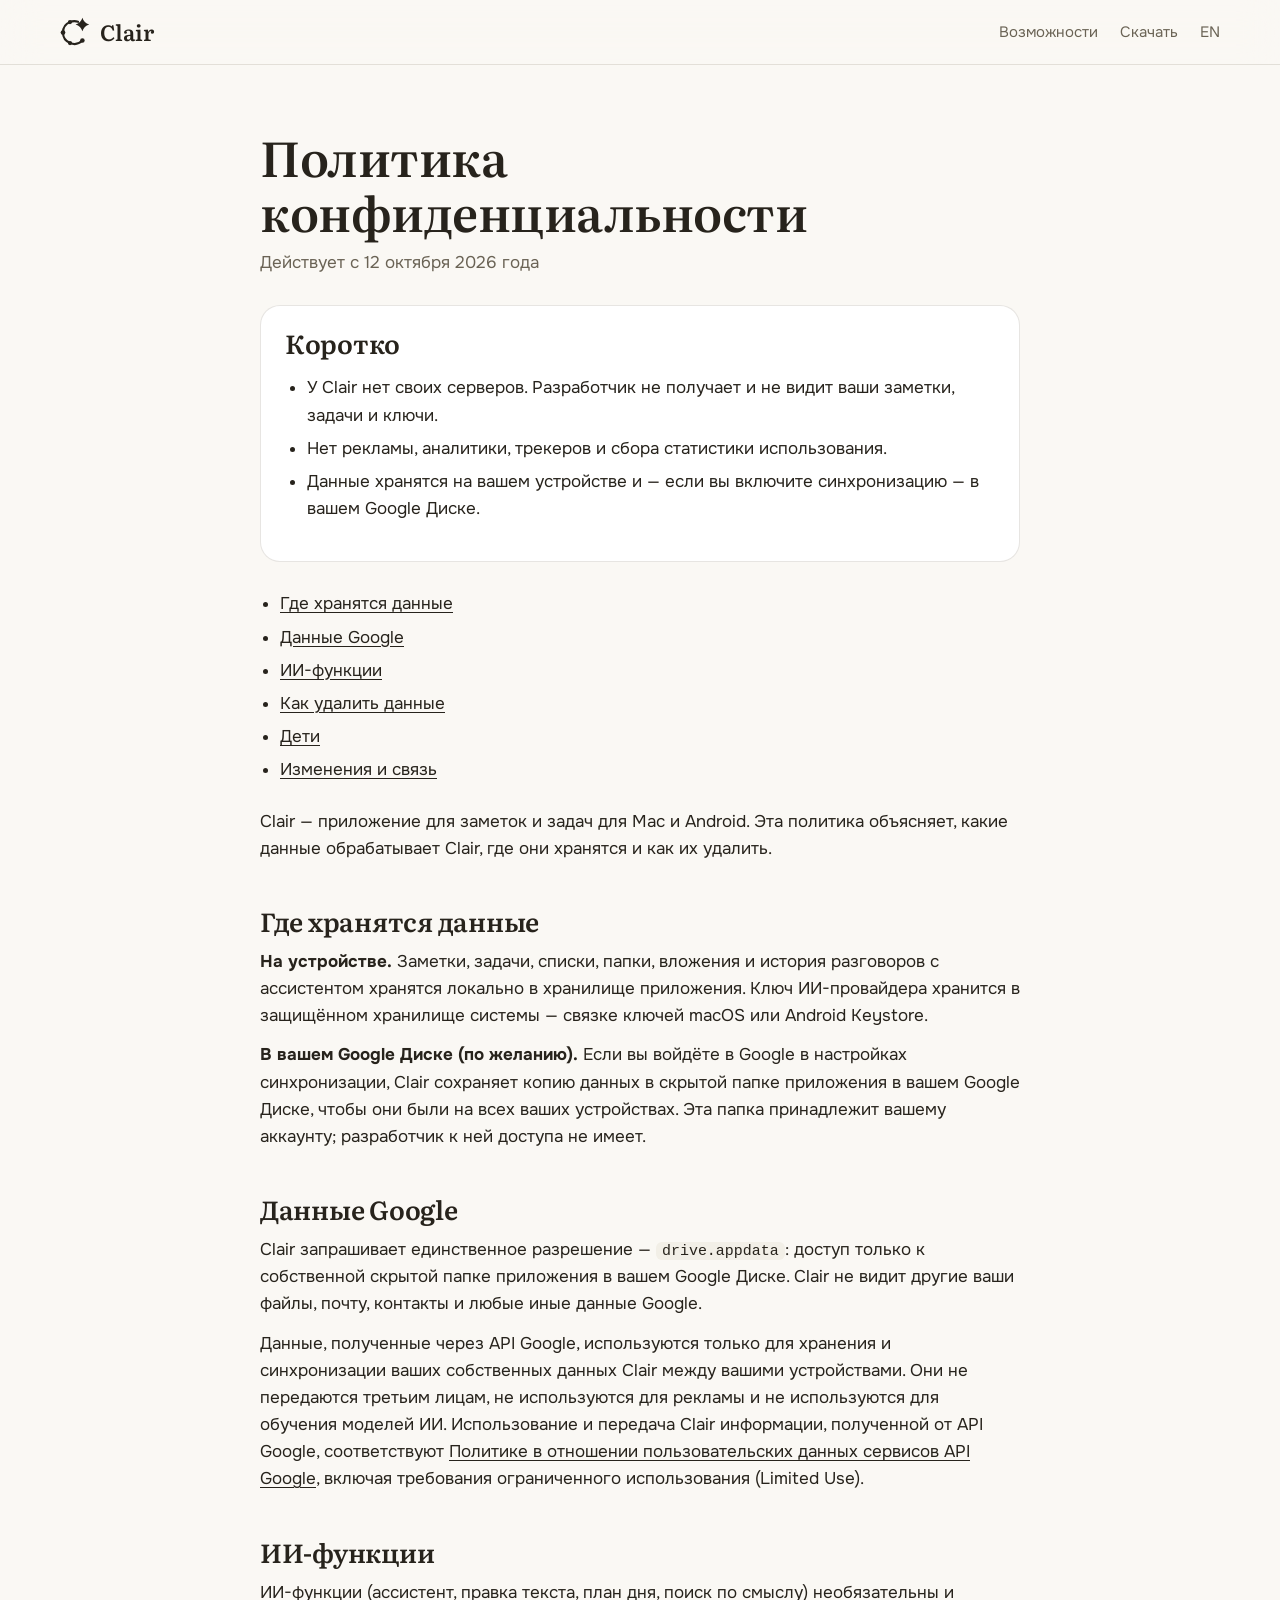
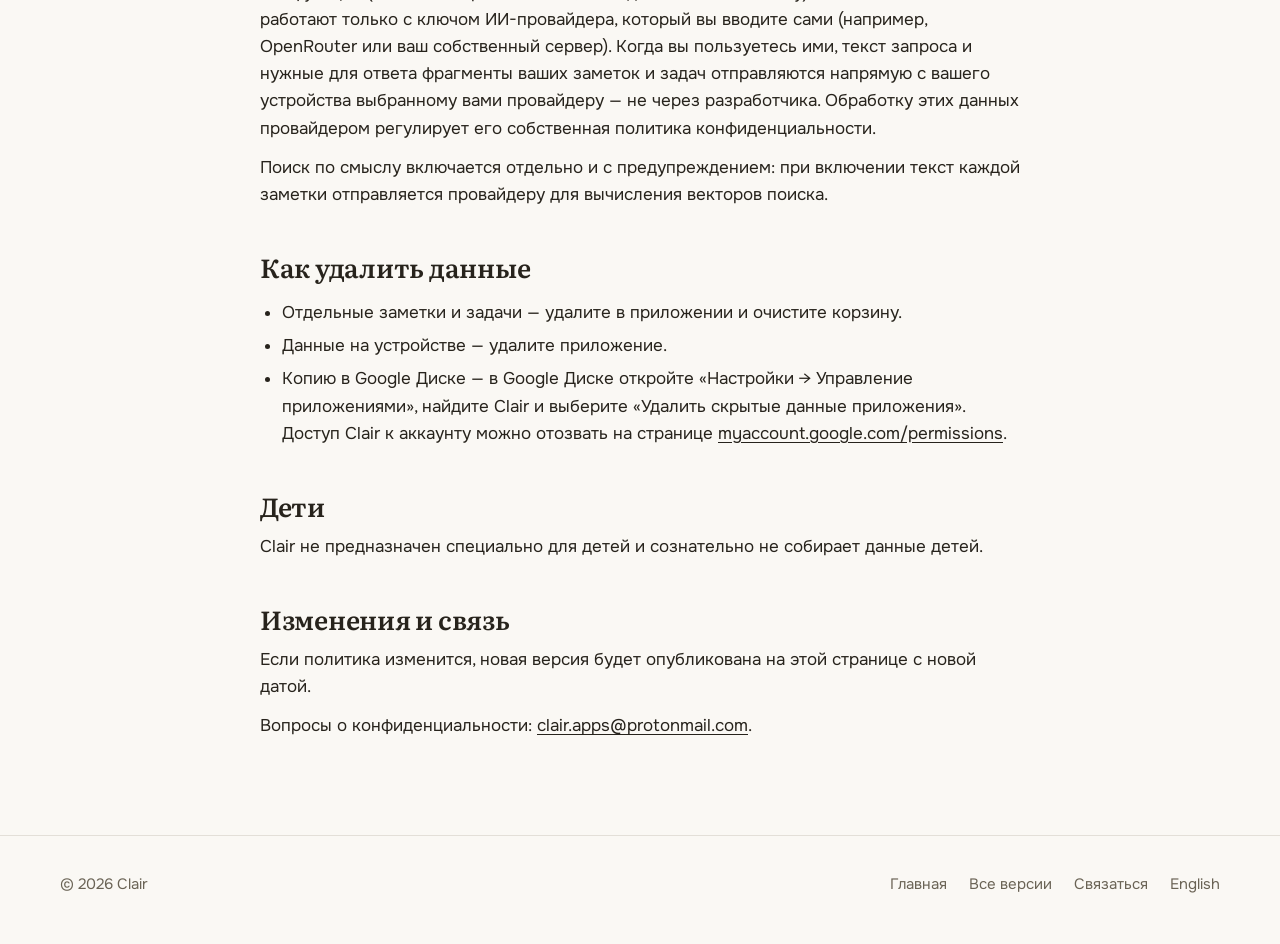
<file: privacy.html>
<!doctype html>
<html lang="ru">
  <head>
    <meta charset="utf-8" />
    <meta name="viewport" content="width=device-width, initial-scale=1" />
    <title>Политика конфиденциальности — Clair</title>
    <meta name="description" content="Какие данные обрабатывает Clair, где они хранятся и как их удалить." />
    <link rel="alternate" hreflang="en" href="https://zhmxzl.github.io/clair-site/en/privacy.html" />
    <link rel="icon" href="favicon.ico" sizes="any" />
    <link rel="icon" href="favicon.svg" type="image/svg+xml" />
    <link rel="preconnect" href="https://fonts.googleapis.com" />
    <link rel="preconnect" href="https://fonts.gstatic.com" crossorigin />
    <link href="https://fonts.googleapis.com/css2?family=Literata:opsz,wght@7..72,500;7..72,600&family=Onest:wght@400;500;600&display=swap" rel="stylesheet" />
    <link rel="stylesheet" href="style.css" />
  </head>
  <body>
    <header class="top">
      <div class="wrap">
        <a class="brand" href="./"><svg class="mark" viewBox="196 170 660 660" aria-hidden="true"><path d="M 593.4 275.6 A 250 250 0 0 0 416.3 281" fill="none" stroke="currentColor" stroke-opacity="1" stroke-width="46" stroke-linecap="round"/><path d="M 416.3 281 A 250 250 0 0 0 262 512" fill="none" stroke="currentColor" stroke-opacity="1" stroke-width="46" stroke-linecap="round"/><path d="M 262 512 A 250 250 0 0 0 416.3 743" fill="none" stroke="currentColor" stroke-opacity="1" stroke-width="46" stroke-linecap="round"/><path d="M 416.3 743 A 250 250 0 0 0 688.8 688.8" fill="none" stroke="currentColor" stroke-opacity="1" stroke-width="46" stroke-linecap="round"/><path d="M 688.8 185.2 Q 721.8 302.2 838.8 335.2 Q 721.8 368.2 688.8 485.2 Q 655.8 368.2 538.8 335.2 Q 655.8 302.2 688.8 185.2 Z" fill="currentColor"/><circle cx="416.3" cy="281" r="46" fill="currentColor"/><circle cx="262" cy="512" r="52" fill="currentColor"/><circle cx="416.3" cy="743" r="46" fill="currentColor"/><circle cx="688.8" cy="688.8" r="50" fill="currentColor"/></svg>Clair</a>
        <nav>
          <a class="optional" href="./#features">Возможности</a>
          <a href="./#download">Скачать</a>
          <a href="en/privacy.html" lang="en" hreflang="en">EN</a>
        </nav>
      </div>
    </header>

    <main class="wrap">
      <article class="doc">
        <h1>Политика конфиденциальности</h1>
        <p class="meta">Действует с 12 октября 2026 года</p>

        <div class="summary">
          <h2>Коротко</h2>
          <ul>
            <li>У Clair нет своих серверов. Разработчик не получает и не видит ваши заметки, задачи и ключи.</li>
            <li>Нет рекламы, аналитики, трекеров и сбора статистики использования.</li>
            <li>Данные хранятся на вашем устройстве и — если вы включите синхронизацию — в вашем Google Диске.</li>
          </ul>
        </div>

        <ul class="toc">
          <li><a href="#storage">Где хранятся данные</a></li>
          <li><a href="#google">Данные Google</a></li>
          <li><a href="#ai">ИИ-функции</a></li>
          <li><a href="#delete">Как удалить данные</a></li>
          <li><a href="#children">Дети</a></li>
          <li><a href="#changes">Изменения и связь</a></li>
        </ul>

        <p>
          Clair — приложение для заметок и задач для Mac и Android. Эта политика объясняет, какие данные обрабатывает Clair, где они
          хранятся и как их удалить.
        </p>

        <h2 id="storage">Где хранятся данные</h2>
        <p>
          <strong>На устройстве.</strong> Заметки, задачи, списки, папки, вложения и история разговоров с ассистентом хранятся локально в
          хранилище приложения. Ключ ИИ-провайдера хранится в защищённом хранилище системы — связке ключей macOS или Android Keystore.
        </p>
        <p>
          <strong>В вашем Google Диске (по желанию).</strong> Если вы войдёте в Google в настройках синхронизации, Clair сохраняет копию
          данных в скрытой папке приложения в вашем Google Диске, чтобы они были на всех ваших устройствах. Эта папка принадлежит вашему
          аккаунту; разработчик к ней доступа не имеет.
        </p>

        <h2 id="google">Данные Google</h2>
        <p>
          Clair запрашивает единственное разрешение — <code>drive.appdata</code>: доступ только к собственной скрытой папке приложения в
          вашем Google Диске. Clair не видит другие ваши файлы, почту, контакты и любые иные данные Google.
        </p>
        <p>
          Данные, полученные через API Google, используются только для хранения и синхронизации ваших собственных данных Clair между
          вашими устройствами. Они не передаются третьим лицам, не используются для рекламы и не используются для обучения моделей ИИ.
          Использование и передача Clair информации, полученной от API Google, соответствуют
          <a href="https://developers.google.com/terms/api-services-user-data-policy">Политике в отношении пользовательских данных сервисов API Google</a>,
          включая требования ограниченного использования (Limited Use).
        </p>

        <h2 id="ai">ИИ-функции</h2>
        <p>
          ИИ-функции (ассистент, правка текста, план дня, поиск по смыслу) необязательны и работают только с ключом ИИ-провайдера, который
          вы вводите сами (например, OpenRouter или ваш собственный сервер). Когда вы пользуетесь ими, текст запроса и нужные для ответа
          фрагменты ваших заметок и задач отправляются напрямую с вашего устройства выбранному вами провайдеру — не через разработчика.
          Обработку этих данных провайдером регулирует его собственная политика конфиденциальности.
        </p>
        <p>
          Поиск по смыслу включается отдельно и с предупреждением: при включении текст каждой заметки отправляется провайдеру для
          вычисления векторов поиска.
        </p>

        <h2 id="delete">Как удалить данные</h2>
        <ul>
          <li>Отдельные заметки и задачи — удалите в приложении и очистите корзину.</li>
          <li>Данные на устройстве — удалите приложение.</li>
          <li>
            Копию в Google Диске — в Google Диске откройте «Настройки → Управление приложениями», найдите Clair и выберите «Удалить скрытые
            данные приложения». Доступ Clair к аккаунту можно отозвать на странице
            <a href="https://myaccount.google.com/permissions">myaccount.google.com/permissions</a>.
          </li>
        </ul>

        <h2 id="children">Дети</h2>
        <p>Clair не предназначен специально для детей и сознательно не собирает данные детей.</p>

        <h2 id="changes">Изменения и связь</h2>
        <p>Если политика изменится, новая версия будет опубликована на этой странице с новой датой.</p>
        <p>Вопросы о конфиденциальности: <a href="mailto:clair.apps@protonmail.com">clair.apps@protonmail.com</a>.</p>
      </article>
    </main>

    <footer>
      <div class="wrap">
        <span>© 2026 Clair</span>
        <nav>
          <a href="./">Главная</a>
          <a href="https://github.com/zhmxzl/clair-site/releases">Все версии</a>
          <a href="mailto:clair.apps@protonmail.com">Связаться</a>
          <a href="en/privacy.html" lang="en" hreflang="en">English</a>
        </nav>
      </div>
    </footer>
  </body>
</html>
</file>
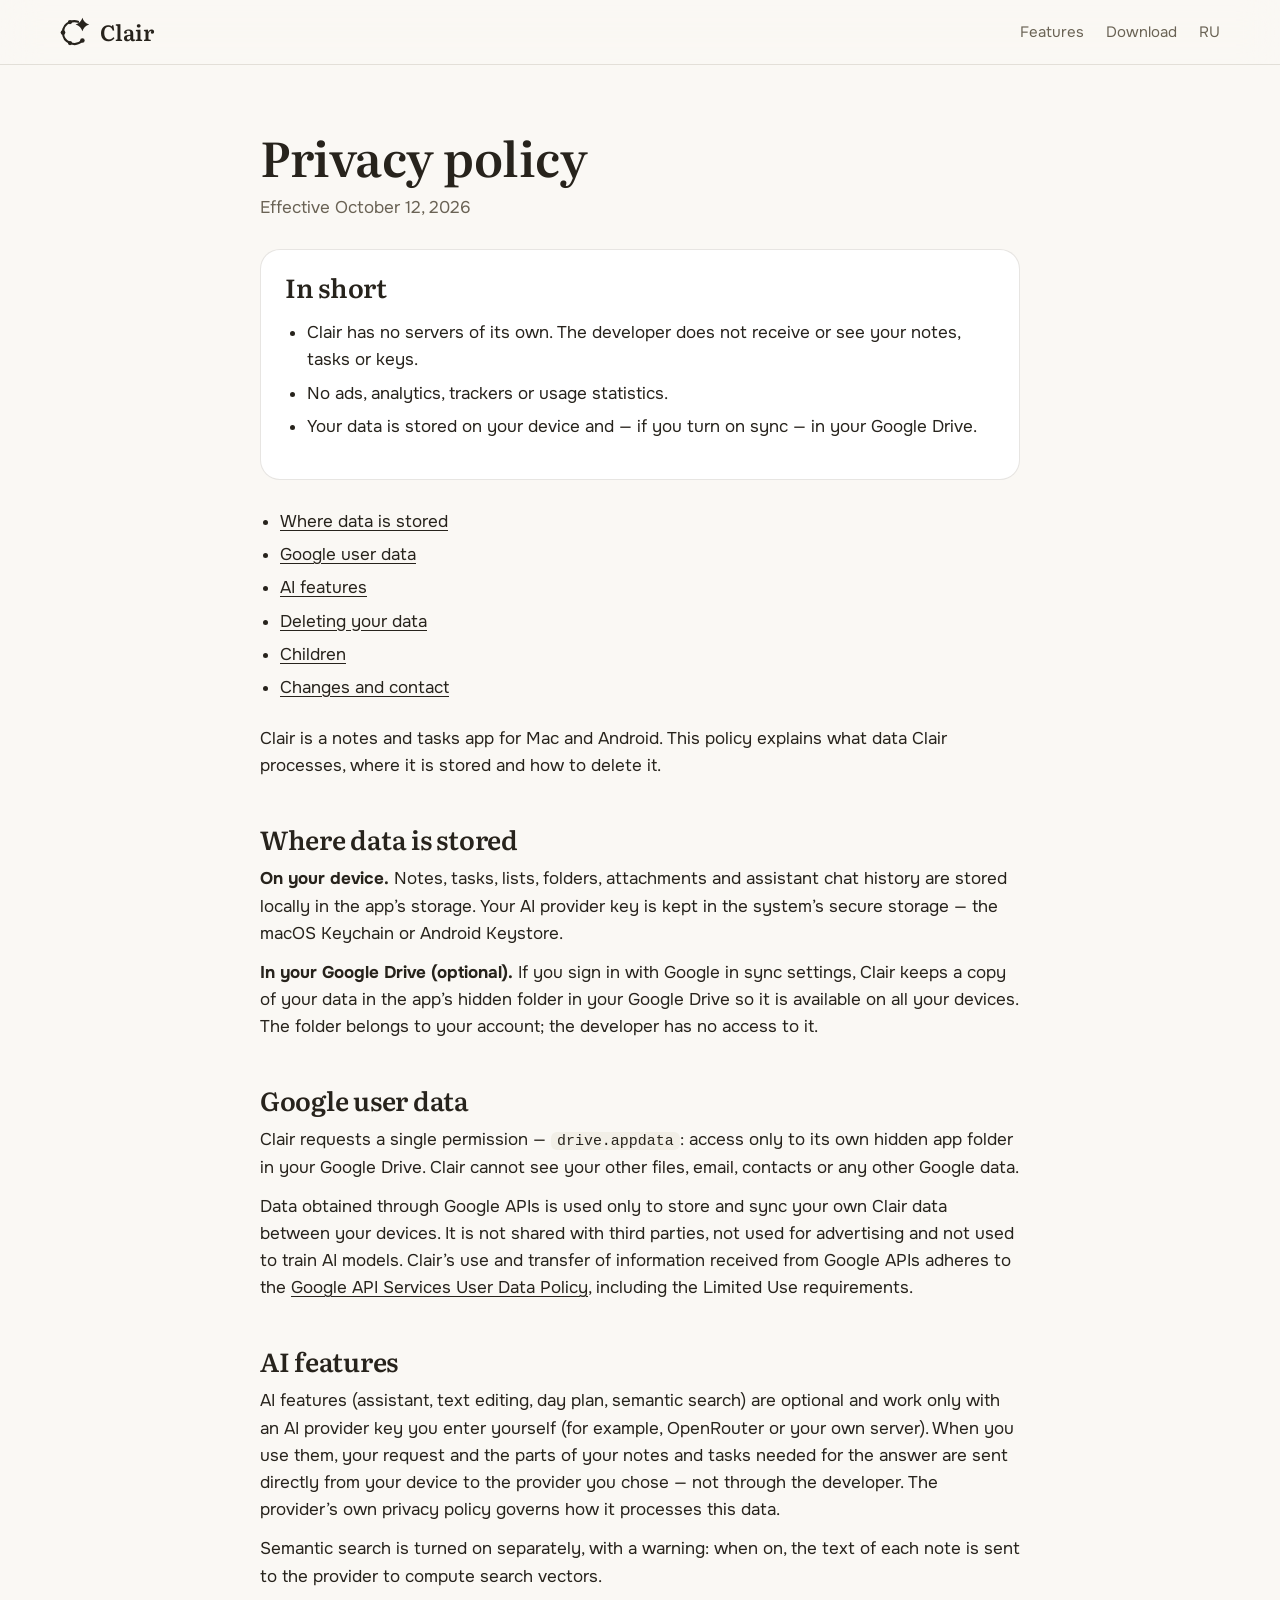
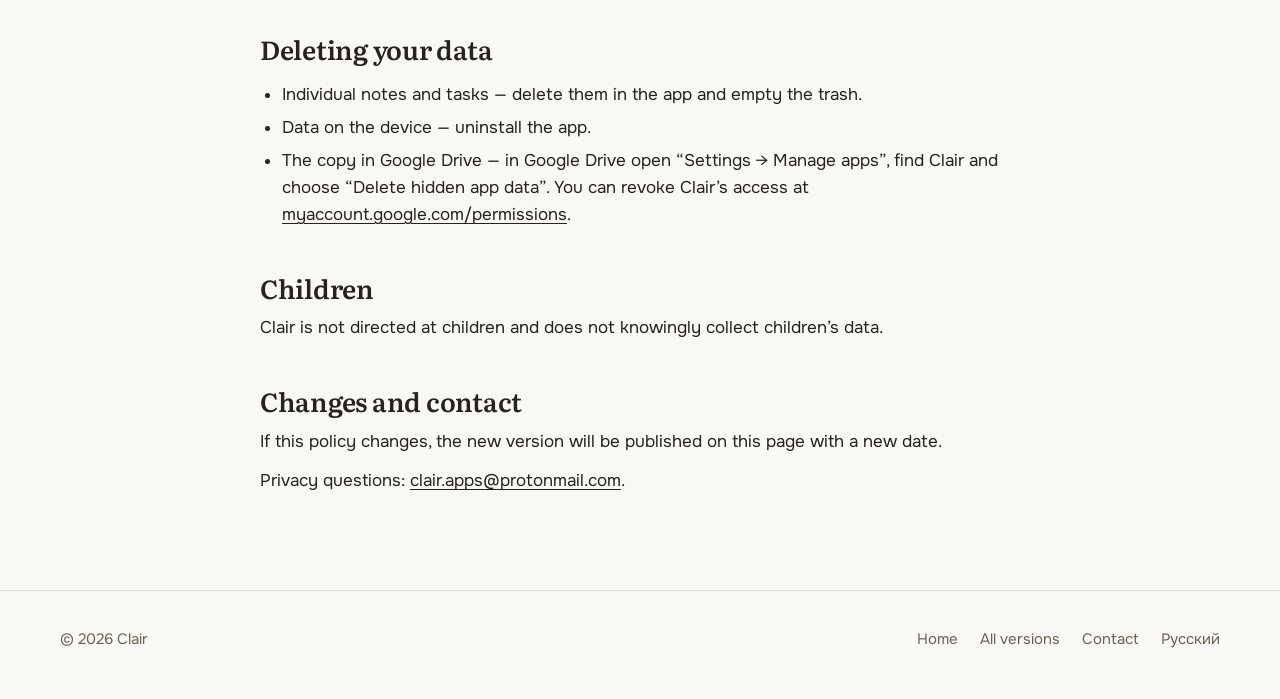
<file: en/privacy.html>
<!doctype html>
<html lang="en">
  <head>
    <meta charset="utf-8" />
    <meta name="viewport" content="width=device-width, initial-scale=1" />
    <title>Privacy policy — Clair</title>
    <meta name="description" content="What data Clair processes, where it is stored and how to delete it." />
    <link rel="alternate" hreflang="ru" href="https://zhmxzl.github.io/clair-site/privacy.html" />
    <link rel="icon" href="../favicon.ico" sizes="any" />
    <link rel="icon" href="../favicon.svg" type="image/svg+xml" />
    <link rel="preconnect" href="https://fonts.googleapis.com" />
    <link rel="preconnect" href="https://fonts.gstatic.com" crossorigin />
    <link href="https://fonts.googleapis.com/css2?family=Literata:opsz,wght@7..72,500;7..72,600&family=Onest:wght@400;500;600&display=swap" rel="stylesheet" />
    <link rel="stylesheet" href="../style.css" />
  </head>
  <body>
    <header class="top">
      <div class="wrap">
        <a class="brand" href="./"><svg class="mark" viewBox="196 170 660 660" aria-hidden="true"><path d="M 593.4 275.6 A 250 250 0 0 0 416.3 281" fill="none" stroke="currentColor" stroke-opacity="1" stroke-width="46" stroke-linecap="round"/><path d="M 416.3 281 A 250 250 0 0 0 262 512" fill="none" stroke="currentColor" stroke-opacity="1" stroke-width="46" stroke-linecap="round"/><path d="M 262 512 A 250 250 0 0 0 416.3 743" fill="none" stroke="currentColor" stroke-opacity="1" stroke-width="46" stroke-linecap="round"/><path d="M 416.3 743 A 250 250 0 0 0 688.8 688.8" fill="none" stroke="currentColor" stroke-opacity="1" stroke-width="46" stroke-linecap="round"/><path d="M 688.8 185.2 Q 721.8 302.2 838.8 335.2 Q 721.8 368.2 688.8 485.2 Q 655.8 368.2 538.8 335.2 Q 655.8 302.2 688.8 185.2 Z" fill="currentColor"/><circle cx="416.3" cy="281" r="46" fill="currentColor"/><circle cx="262" cy="512" r="52" fill="currentColor"/><circle cx="416.3" cy="743" r="46" fill="currentColor"/><circle cx="688.8" cy="688.8" r="50" fill="currentColor"/></svg>Clair</a>
        <nav>
          <a class="optional" href="./#features">Features</a>
          <a href="./#download">Download</a>
          <a href="../privacy.html" lang="ru" hreflang="ru">RU</a>
        </nav>
      </div>
    </header>

    <main class="wrap">
      <article class="doc">
        <h1>Privacy policy</h1>
        <p class="meta">Effective October 12, 2026</p>

        <div class="summary">
          <h2>In short</h2>
          <ul>
            <li>Clair has no servers of its own. The developer does not receive or see your notes, tasks or keys.</li>
            <li>No ads, analytics, trackers or usage statistics.</li>
            <li>Your data is stored on your device and — if you turn on sync — in your Google Drive.</li>
          </ul>
        </div>

        <ul class="toc">
          <li><a href="#storage">Where data is stored</a></li>
          <li><a href="#google">Google user data</a></li>
          <li><a href="#ai">AI features</a></li>
          <li><a href="#delete">Deleting your data</a></li>
          <li><a href="#children">Children</a></li>
          <li><a href="#changes">Changes and contact</a></li>
        </ul>

        <p>Clair is a notes and tasks app for Mac and Android. This policy explains what data Clair processes, where it is stored and how to delete it.</p>

        <h2 id="storage">Where data is stored</h2>
        <p>
          <strong>On your device.</strong> Notes, tasks, lists, folders, attachments and assistant chat history are stored locally in the
          app’s storage. Your AI provider key is kept in the system’s secure storage — the macOS Keychain or Android Keystore.
        </p>
        <p>
          <strong>In your Google Drive (optional).</strong> If you sign in with Google in sync settings, Clair keeps a copy of your data in
          the app’s hidden folder in your Google Drive so it is available on all your devices. The folder belongs to your account; the
          developer has no access to it.
        </p>

        <h2 id="google">Google user data</h2>
        <p>
          Clair requests a single permission — <code>drive.appdata</code>: access only to its own hidden app folder in your Google Drive.
          Clair cannot see your other files, email, contacts or any other Google data.
        </p>
        <p>
          Data obtained through Google APIs is used only to store and sync your own Clair data between your devices. It is not shared with
          third parties, not used for advertising and not used to train AI models. Clair’s use and transfer of information received from
          Google APIs adheres to the
          <a href="https://developers.google.com/terms/api-services-user-data-policy">Google API Services User Data Policy</a>, including the
          Limited Use requirements.
        </p>

        <h2 id="ai">AI features</h2>
        <p>
          AI features (assistant, text editing, day plan, semantic search) are optional and work only with an AI provider key you enter
          yourself (for example, OpenRouter or your own server). When you use them, your request and the parts of your notes and tasks
          needed for the answer are sent directly from your device to the provider you chose — not through the developer. The provider’s
          own privacy policy governs how it processes this data.
        </p>
        <p>Semantic search is turned on separately, with a warning: when on, the text of each note is sent to the provider to compute search vectors.</p>

        <h2 id="delete">Deleting your data</h2>
        <ul>
          <li>Individual notes and tasks — delete them in the app and empty the trash.</li>
          <li>Data on the device — uninstall the app.</li>
          <li>
            The copy in Google Drive — in Google Drive open “Settings → Manage apps”, find Clair and choose “Delete hidden app data”. You
            can revoke Clair’s access at <a href="https://myaccount.google.com/permissions">myaccount.google.com/permissions</a>.
          </li>
        </ul>

        <h2 id="children">Children</h2>
        <p>Clair is not directed at children and does not knowingly collect children’s data.</p>

        <h2 id="changes">Changes and contact</h2>
        <p>If this policy changes, the new version will be published on this page with a new date.</p>
        <p>Privacy questions: <a href="mailto:clair.apps@protonmail.com">clair.apps@protonmail.com</a>.</p>
      </article>
    </main>

    <footer>
      <div class="wrap">
        <span>© 2026 Clair</span>
        <nav>
          <a href="./">Home</a>
          <a href="https://github.com/zhmxzl/clair-site/releases">All versions</a>
          <a href="mailto:clair.apps@protonmail.com">Contact</a>
          <a href="../privacy.html" lang="ru" hreflang="ru">Русский</a>
        </nav>
      </div>
    </footer>
  </body>
</html>
</file>
<file: style.css>
/* Clair — сайт. Бренд: «звёздная карта» (знак — буква C из звёзд на орбите).
   Первый экран — всегда ночное небо; остальное следует теме системы: «бумага» или «графит».
   Шрифты — как в приложении: заголовки Literata, текст Onest. */
:root {
  --bg: #faf8f4;
  --bg-soft: #f2efe7;
  --card: #ffffff;
  --text: #27231c;
  --muted: #6a6355;
  --line: rgba(58, 44, 22, 0.12);
  --ink: #1c1b19;
  --on-ink: #faf8f4;
  --shadow: 0 30px 80px rgba(40, 30, 15, 0.16), 0 0 0 1px rgba(40, 30, 15, 0.07);
  --night: #131316;
  --night-2: #1d1d22;
  --radius: 20px;
  --sans: "Onest", system-ui, -apple-system, "Segoe UI", Roboto, sans-serif;
  --serif: "Literata", Georgia, "Times New Roman", serif;
  color-scheme: light dark;
}

@media (prefers-color-scheme: dark) {
  :root {
    --bg: #161619;
    --bg-soft: #1c1c20;
    --card: #222227;
    --text: #ececef;
    --muted: #a3a4ad;
    --line: rgba(220, 225, 240, 0.1);
    --ink: #f2f2f0;
    --on-ink: #161619;
    --shadow: 0 30px 80px rgba(0, 0, 0, 0.55), 0 0 0 1px rgba(220, 225, 240, 0.08);
  }
}

* { box-sizing: border-box; }
html { scroll-behavior: smooth; scroll-padding-top: 80px; -webkit-text-size-adjust: 100%; }
body { margin: 0; background: var(--bg); color: var(--text); font: 17px/1.6 var(--sans); -webkit-font-smoothing: antialiased; overflow-x: hidden; }
img { display: block; max-width: 100%; height: auto; }
a { color: inherit; text-underline-offset: 3px; }
h1, h2, h3 { font-family: var(--serif); font-weight: 600; letter-spacing: -0.01em; line-height: 1.15; margin: 0; }
h2 { font-size: clamp(30px, 4vw, 44px); }
h3 { font-size: 19px; }
p { margin: 0; }
code { font: 0.88em ui-monospace, "SF Mono", Menlo, monospace; background: var(--bg-soft); padding: 1px 6px; border-radius: 6px; }

.wrap { width: min(1160px, 100% - 32px); margin: 0 auto; }

/* --- шапка --- */
.top { position: sticky; top: 0; z-index: 10; backdrop-filter: blur(18px) saturate(1.4); -webkit-backdrop-filter: blur(18px) saturate(1.4);
  background: color-mix(in srgb, var(--bg) 78%, transparent); border-bottom: 1px solid var(--line); }
.top .wrap { display: flex; align-items: center; justify-content: space-between; height: 64px; gap: 16px; }
.brand { display: inline-flex; align-items: center; gap: 10px; font: 600 22px/1 var(--serif); text-decoration: none; }
.brand .mark { width: 30px; height: 30px; }
.brand img { width: 30px; height: 30px; border-radius: 8px; }
.top nav { display: flex; gap: 22px; font-size: 15px; }
.top nav a { text-decoration: none; color: var(--muted); }
.top nav a:hover { color: var(--text); }
/* На ночном небе — шапка ночная, пока над первым экраном */
.home .top { background: color-mix(in srgb, var(--night) 72%, transparent); border-color: rgba(255, 255, 255, 0.08); color: #f2f2f0; }
.home .top nav a { color: rgba(242, 242, 240, 0.7); }
.home .top nav a:hover { color: #fff; }
.home .top.scrolled { background: color-mix(in srgb, var(--bg) 82%, transparent); border-color: var(--line); color: var(--text); }
.home .top.scrolled nav a { color: var(--muted); }
.home .top.scrolled nav a:hover { color: var(--text); }

/* --- кнопки --- */
.buttons { display: flex; flex-wrap: wrap; gap: 12px; }
.btn { display: inline-flex; align-items: center; gap: 10px; padding: 13px 22px; border-radius: 14px; text-decoration: none; font-weight: 550;
  border: 1px solid var(--line); background: var(--card); color: var(--text); transition: transform 0.15s, box-shadow 0.15s; }
.btn:hover { transform: translateY(-1px); box-shadow: var(--shadow); }
.btn svg { width: 20px; height: 20px; flex: none; }
.btn small { color: var(--muted); font-weight: 400; }
.btn small:empty { display: none; }
.btn.primary { background: var(--ink); color: var(--on-ink); border-color: var(--ink); }
.btn.primary small { color: color-mix(in srgb, var(--on-ink) 65%, transparent); }

/* --- первый экран: ночное небо --- */
.hero { position: relative; overflow: hidden; color: #f2f2f0; background: radial-gradient(120% 90% at 70% 30%, var(--night-2), var(--night) 60%); margin-top: -65px; padding-top: 65px; }
.hero .sky { position: absolute; inset: 0; width: 100%; height: 100%; }
.hero .inner { position: relative; display: grid; grid-template-columns: 1.05fr 0.95fr; align-items: center; gap: 40px; padding: 72px 0 40px; }
.hero h1 { font-size: clamp(42px, 6.2vw, 76px); }
.hero .lead { margin: 22px 0 32px; font-size: 19px; color: rgba(242, 242, 240, 0.78); max-width: 34em; }
.hero .btn { background: rgba(255, 255, 255, 0.08); color: #f2f2f0; border-color: rgba(255, 255, 255, 0.16); }
.hero .btn small { color: rgba(242, 242, 240, 0.55); }
.hero .btn.primary { background: #f2f2f0; color: #141416; border-color: #f2f2f0; }
.hero .btn.primary small { color: rgba(20, 20, 22, 0.55); }
.hero .fine { margin-top: 16px; font-size: 14px; color: rgba(242, 242, 240, 0.55); }
.hero-mark { width: 100%; max-width: 520px; justify-self: center; overflow: visible; }
.hero-mark .spin { transform-origin: 512px 512px; animation: spin 140s linear infinite; }
.hero-mark .spin-rev { transform-origin: 512px 512px; animation: spin 200s linear infinite reverse; }
.hero .tw { animation: twinkle 5s ease-in-out infinite; }
.hero-mark .constellation path[fill="#fff"]:first-of-type { transform-origin: 692px 332px; }
@keyframes spin { to { transform: rotate(360deg); } }
@keyframes twinkle { 0%, 100% { opacity: 1; } 50% { opacity: 0.2; } }
.hero .shot-wrap { position: relative; padding-bottom: 0; }
.hero .shot { border-radius: var(--radius) var(--radius) 0 0; overflow: hidden; box-shadow: 0 -10px 80px rgba(0, 0, 0, 0.45), 0 0 0 1px rgba(255, 255, 255, 0.1);
  transform: translateY(1px); }
.hero .shot img { width: 100%; }

@media (prefers-reduced-motion: reduce) {
  .hero-mark .spin, .hero-mark .spin-rev, .hero .tw { animation: none; }
  html { scroll-behavior: auto; }
}

/* --- разделы --- */
section { padding: 110px 0; }
section + section { border-top: 1px solid var(--line); }
.kicker { font: 600 13px/1 var(--sans); letter-spacing: 0.12em; text-transform: uppercase; color: var(--muted); margin-bottom: 14px; }
.section-head { max-width: 640px; margin-bottom: 48px; }
.section-head p { margin-top: 16px; color: var(--muted); font-size: 18px; }
.split { display: grid; grid-template-columns: 1fr 1.15fr; gap: 64px; align-items: center; }
.split.reverse > :first-child { order: 2; }
.text > p { margin-top: 18px; color: var(--muted); font-size: 18px; }
.ticks { list-style: none; padding: 0; margin: 26px 0 0; display: grid; gap: 12px; }
.ticks li { position: relative; padding-left: 30px; }
.ticks li::before { content: ""; position: absolute; left: 4px; top: 0.55em; width: 9px; height: 9px; border-radius: 50%; background: var(--ink); box-shadow: 0 0 0 4px var(--bg-soft); }
.shot { border-radius: var(--radius); box-shadow: var(--shadow); overflow: hidden; background: var(--card); }

/* «Задача обычной фразой» */
.phrase { background: var(--card); border-radius: var(--radius); box-shadow: var(--shadow); padding: 28px; display: grid; gap: 18px; }
.phrase .input { display: flex; align-items: center; gap: 12px; padding: 14px 16px; border-radius: 14px; background: var(--bg-soft); font-size: 18px; }
.phrase .input .caret { width: 2px; height: 1.2em; background: var(--text); animation: caret 1.1s steps(1) infinite; }
.phrase .input svg { width: 20px; height: 20px; color: var(--muted); flex: none; }
@keyframes caret { 50% { opacity: 0; } }
.chips { display: flex; flex-wrap: wrap; gap: 8px; }
.chip { display: inline-flex; align-items: center; gap: 7px; padding: 7px 12px; border-radius: 999px; border: 1px solid var(--line); font-size: 15px; background: var(--bg); }
.chip svg { width: 16px; height: 16px; color: var(--muted); }
.phrase .arrow { font-size: 14px; color: var(--muted); }

/* сетка возможностей */
.bento { display: grid; grid-template-columns: repeat(4, 1fr); gap: 16px; }
.cell { background: var(--card); border: 1px solid var(--line); border-radius: var(--radius); padding: 26px; display: grid; align-content: start; gap: 10px; }
.cell.wide { grid-column: span 2; }
.cell svg { width: 26px; height: 26px; margin-bottom: 6px; }
.cell p { color: var(--muted); font-size: 15.5px; }
.swatches { display: flex; gap: 8px; margin-top: 6px; }
.swatches i { width: 26px; height: 26px; border-radius: 8px; box-shadow: inset 0 0 0 1px var(--line); }

/* приватность — ночной блок со знаком */
.night-card { position: relative; overflow: hidden; border-radius: 28px; background: radial-gradient(100% 120% at 85% 20%, var(--night-2), var(--night) 65%);
  color: #f2f2f0; padding: 64px; display: grid; grid-template-columns: 1.2fr 0.8fr; gap: 40px; align-items: center; }
.night-card .sky { position: absolute; inset: 0; width: 100%; height: 100%; opacity: 0.7; }
.night-card > * { position: relative; }
.night-card .text > p { color: rgba(242, 242, 240, 0.75); }
.night-card .ticks li::before { background: #f2f2f0; box-shadow: 0 0 0 4px rgba(255, 255, 255, 0.08); }
.night-card .hero-mark { max-width: 340px; }
.night-card a { color: #f2f2f0; }

/* телефон */
.phone { max-width: 340px; justify-self: center; border-radius: 42px; box-shadow: var(--shadow); overflow: hidden; }

/* скачать */
.download { text-align: center; display: grid; justify-items: center; gap: 18px; }
.download > p { color: var(--muted); font-size: 18px; }
.steps { display: grid; grid-template-columns: 1fr 1fr; gap: 16px; margin-top: 22px; text-align: left; width: 100%; max-width: 880px; }
.steps > div { background: var(--card); border: 1px solid var(--line); border-radius: var(--radius); padding: 24px; }
.steps p { margin-top: 8px; color: var(--muted); font-size: 15.5px; }
.checksum { font-size: 14px; color: var(--muted); max-width: 640px; }

/* вопросы */
.faq { display: grid; gap: 10px; max-width: 820px; }
.faq details { background: var(--card); border: 1px solid var(--line); border-radius: 16px; padding: 18px 22px; }
.faq summary { cursor: pointer; font-weight: 560; list-style: none; display: flex; justify-content: space-between; gap: 16px; }
.faq summary::-webkit-details-marker { display: none; }
.faq summary::after { content: "+"; color: var(--muted); font-weight: 400; }
.faq details[open] summary::after { content: "−"; }
.faq details p { margin-top: 10px; color: var(--muted); }

/* подвал */
footer { border-top: 1px solid var(--line); padding: 36px 0 48px; font-size: 15px; color: var(--muted); }
footer .wrap { display: flex; justify-content: space-between; align-items: center; gap: 20px; flex-wrap: wrap; }
footer .brand { font-size: 18px; color: var(--text); }
footer .brand .mark { width: 24px; height: 24px; }
footer nav { display: flex; gap: 22px; flex-wrap: wrap; }
footer a { text-decoration: none; }
footer a:hover { color: var(--text); }

/* --- страница политики --- */
.doc { max-width: 760px; margin: 0 auto; padding: 64px 0 96px; }
.doc h1 { font-size: clamp(34px, 5vw, 48px); }
.doc h2 { font-size: 26px; margin: 44px 0 12px; }
.doc p, .doc li { color: var(--text); }
.doc p + p { margin-top: 12px; }
.doc .meta { color: var(--muted); margin-top: 10px; }
.doc .summary > :first-child { margin-top: 0; }
.doc .summary { margin: 28px 0; padding: 22px 24px; background: var(--card); border: 1px solid var(--line); border-radius: var(--radius); }
.doc .toc { margin: 24px 0; padding-left: 20px; color: var(--muted); }
.doc ul { padding-left: 22px; }
.doc li + li { margin-top: 6px; }

/* --- узкие экраны --- */
@media (max-width: 980px) {
  .bento { grid-template-columns: repeat(2, 1fr); }
  .night-card { grid-template-columns: 1fr; padding: 44px 28px; }
  .night-card .hero-mark { max-width: 220px; order: -1; justify-self: start; }
}
@media (max-width: 860px) {
  .hero .inner { grid-template-columns: 1fr; padding-top: 48px; }
  .hero-mark { max-width: 300px; order: -1; justify-self: start; margin-left: -12px; }
  .split, .steps { grid-template-columns: 1fr; gap: 36px; }
  .split.reverse > :first-child { order: 0; }
  section { padding: 76px 0; }
}
@media (max-width: 560px) {
  body { font-size: 16px; }
  .bento { grid-template-columns: 1fr; }
  .cell.wide { grid-column: auto; }
  .top nav .optional { display: none; }
  .top nav { gap: 16px; }
  .hero .lead { font-size: 17px; }
  .btn { width: 100%; justify-content: center; }
  .phrase { padding: 18px; }
  .phrase .input { font-size: 16px; }
}

/* --- Светлая тема: «рассветное небо» ---
   Первый экран и блок приватности — мягкие пятна, как фон «Мягкий» в Clair; знак и звёзды — чернилами.
   Тёмная тема — ночное небо. */
@media (prefers-color-scheme: light) {
  :root {
    --dawn: radial-gradient(55% 70% at 12% 20%, rgba(244, 184, 154, 0.55), transparent 70%),
            radial-gradient(50% 65% at 85% 25%, rgba(205, 184, 242, 0.55), transparent 70%),
            radial-gradient(60% 70% at 60% 100%, rgba(156, 202, 242, 0.5), transparent 70%), #faf8f4;
  }
  .hero, .night-card { background: var(--dawn); color: var(--text); }
  .hero .lead, .night-card .text > p { color: var(--muted); }
  .hero .fine { color: var(--muted); }
  .hero .btn { background: rgba(255, 255, 255, 0.7); color: var(--text); border-color: var(--line); backdrop-filter: blur(8px); }
  .hero .btn small { color: var(--muted); }
  .hero .btn.primary { background: var(--ink); color: var(--on-ink); border-color: var(--ink); }
  .hero .btn.primary small { color: color-mix(in srgb, var(--on-ink) 65%, transparent); }
  /* звёзды неба и знак — чернилами; «зазоры» вокруг звёзд (цвет ночи) на рассвете не нужны */
  .hero .sky circle, .night-card .sky circle { fill: var(--ink); }
  .hero .sky, .night-card .sky { opacity: 0.35; }
  .hero-mark [stroke="#fff"] { stroke: var(--ink); }
  .hero-mark [fill="#fff"] { fill: var(--ink); }
  .hero-mark [fill="#131316"] { fill: none; }
  .hero .shot { box-shadow: 0 -10px 60px rgba(60, 40, 90, 0.16), 0 0 0 1px rgba(40, 30, 15, 0.08); }
  .night-card { border: 1px solid var(--line); box-shadow: 0 30px 80px rgba(60, 40, 90, 0.10); }
  .night-card .kicker { color: var(--muted) !important; }
  .night-card .ticks li::before { background: var(--ink); box-shadow: 0 0 0 4px rgba(255, 255, 255, 0.6); }
  .night-card a { color: var(--text); }
  /* шапка над рассветом — как страница, без «ночного» режима */
  .home .top, .home .top.scrolled { background: color-mix(in srgb, var(--bg) 72%, transparent); border-color: var(--line); color: var(--text); }
  .home .top nav a { color: var(--muted); }
  .home .top nav a:hover { color: var(--text); }
  /* разделы — ритм: через один чуть темнее бумаги, карточки — белые с тенью */
  main > section:nth-of-type(even) { background: var(--bg-soft); }
  .cell, .steps > div, .faq details { box-shadow: 0 8px 30px rgba(40, 30, 15, 0.05); }
}
</file>
